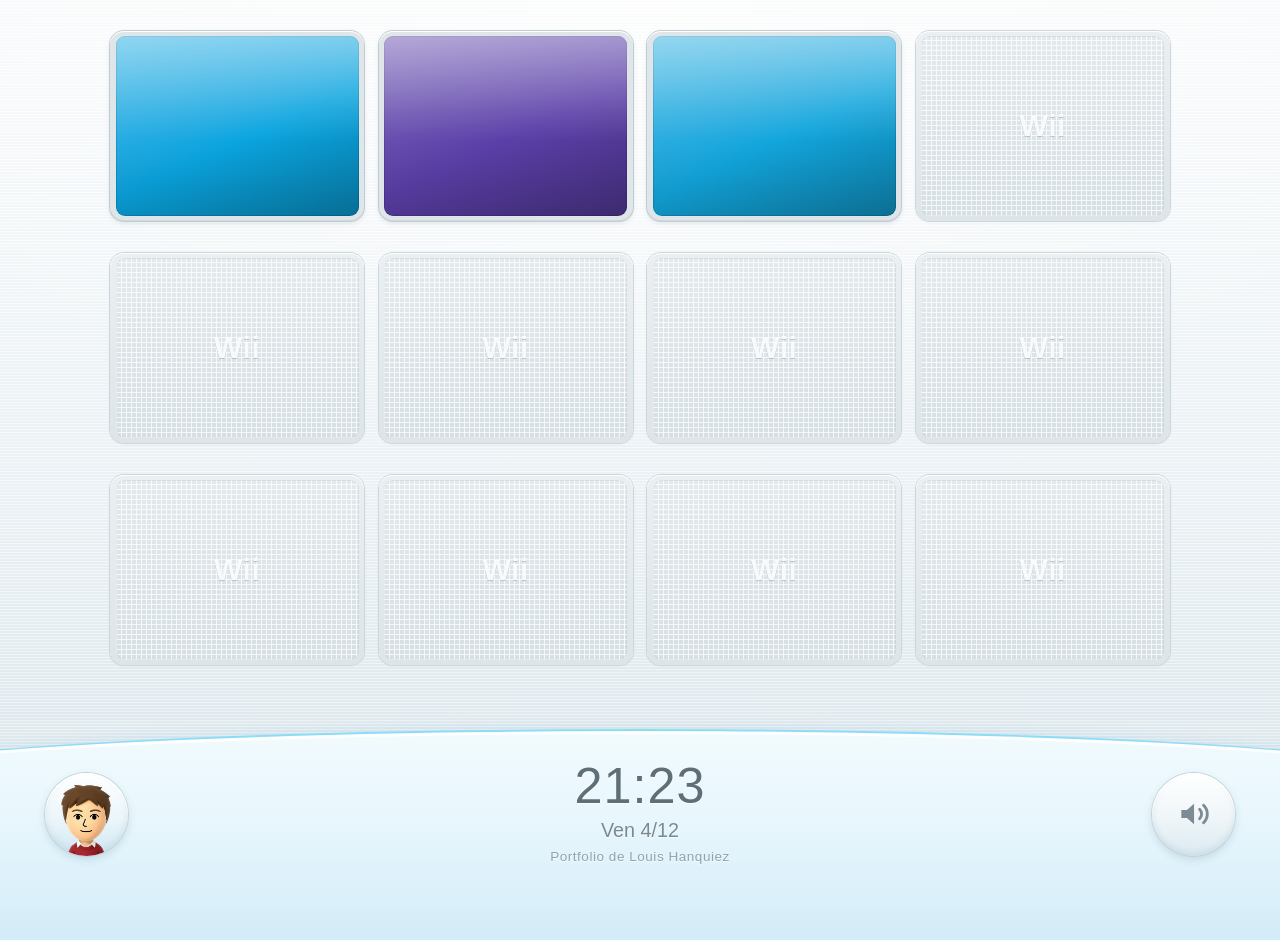
<file: index.html>
<!DOCTYPE html>
<html lang="fr">
<head>
<meta charset="utf-8">
<meta name="viewport" content="width=device-width, initial-scale=1, viewport-fit=cover">
<title>Louis Hanquiez — Portfolio de projets</title>
<meta name="description" content="Le portfolio de Louis Hanquiez, présenté comme un menu de Wii : chaque chaîne mène à l'un de mes projets.">
<link rel="canonical" href="https://louishanquiez.fr/">
<meta name="author" content="Louis Hanquiez">
<meta name="robots" content="index, follow">
<meta name="theme-color" content="#23b6ee">

<!-- Aperçu lors d'un partage (LinkedIn, Discord, messageries…) -->
<meta property="og:type" content="website">
<meta property="og:site_name" content="Louis Hanquiez">
<meta property="og:locale" content="fr_FR">
<meta property="og:url" content="https://louishanquiez.fr/">
<meta property="og:title" content="Louis Hanquiez — Portfolio de projets">
<meta property="og:description" content="Mes projets présentés comme les chaînes d'un menu de Wii.">
<meta property="og:image" content="https://louishanquiez.fr/assets/og-cover.png">
<meta property="og:image:width" content="1200">
<meta property="og:image:height" content="630">
<meta property="og:image:alt" content="Menu Wii du portfolio de Louis Hanquiez">
<meta name="twitter:card" content="summary_large_image">
<meta name="twitter:title" content="Louis Hanquiez — Portfolio de projets">
<meta name="twitter:description" content="Mes projets présentés comme les chaînes d'un menu de Wii.">
<meta name="twitter:image" content="https://louishanquiez.fr/assets/og-cover.png">

<link rel="icon" href="data:image/svg+xml,<svg xmlns='http://www.w3.org/2000/svg' viewBox='0 0 32 32'><rect width='32' height='32' rx='7' fill='%23eef2f4'/><rect x='6' y='8' width='8' height='6' rx='2' fill='%2300a8e8'/><rect x='18' y='8' width='8' height='6' rx='2' fill='%23c6d2d8'/><rect x='6' y='18' width='8' height='6' rx='2' fill='%23c6d2d8'/><rect x='18' y='18' width='8' height='6' rx='2' fill='%23c6d2d8'/></svg>">
<link rel="apple-touch-icon" href="assets/avatar.png">
<!-- Chemin relatif et non /kit/kit.css : le menu doit rester ouvrable
     par double-clic sur index.html, sans serveur. -->
<link rel="stylesheet" href="kit/kit.css">
<link rel="stylesheet" href="css/style.css">

<script type="application/ld+json">
{
  "@context": "https://schema.org",
  "@graph": [
    {
      "@type": "WebSite",
      "@id": "https://louishanquiez.fr/#site",
      "url": "https://louishanquiez.fr/",
      "name": "Louis Hanquiez — Portfolio de projets",
      "inLanguage": "fr-FR",
      "publisher": { "@id": "https://louishanquiez.fr/#louis" }
    },
    {
      "@type": "Person",
      "@id": "https://louishanquiez.fr/#louis",
      "name": "Louis Hanquiez",
      "url": "https://louishanquiez.fr/",
      "image": "https://louishanquiez.fr/assets/avatar.png",
      "sameAs": ["https://github.com/Louis62240"]
    }
  ]
}
</script>
</head>
<body>

<div class="screen">

  <!-- ======== Zone haute : grille des chaînes ======== -->
  <main class="stage" role="main">

    <!-- Le titre de la page est purement graphique : on en donne une
         version textuelle aux lecteurs d'écran et aux moteurs. -->
    <h1 class="k-sr-only">Louis Hanquiez — portfolio de projets</h1>

    <noscript>
      <p class="noscript-note">
        Ce menu a besoin de JavaScript pour afficher les chaînes.
        Mes projets restent consultables depuis
        <a href="https://github.com/Louis62240">mon GitHub</a>.
      </p>
    </noscript>

    <div class="stage-inner">

      <button class="pager pager--prev" type="button" aria-label="Page précédente" disabled>
        <svg viewBox="0 0 24 40" aria-hidden="true"><path d="M17 3 5 20l12 17" fill="none" stroke="currentColor" stroke-width="6" stroke-linecap="round" stroke-linejoin="round"/></svg>
      </button>

      <div class="grid-wrap">
        <ul class="grid" id="grid" aria-label="Mes projets"></ul>
      </div>

      <button class="pager pager--next" type="button" aria-label="Page suivante">
        <svg viewBox="0 0 24 40" aria-hidden="true"><path d="M7 3l12 17L7 37" fill="none" stroke="currentColor" stroke-width="6" stroke-linecap="round" stroke-linejoin="round"/></svg>
      </button>
    </div>

    <div class="dots" id="dots" aria-hidden="true"></div>
  </main>

  <!-- ======== Barre basse ======== -->
  <footer class="dock">
    <div class="dock-curve"></div>

    <div class="dock-content">
      <button class="round-btn round-btn--left round-btn--mii" type="button" id="btnHome" aria-label="Accueil">
        <img class="mii" src="assets/avatar.png" width="500" height="500" alt="" decoding="async">
      </button>

      <div class="clock">
        <div class="clock-time" id="clockTime">--:--</div>
        <div class="clock-date" id="clockDate">&nbsp;</div>
        <div class="clock-owner">Portfolio de Louis Hanquiez</div>
      </div>

      <button class="round-btn round-btn--right" type="button" id="btnSound" aria-label="Couper le son" aria-pressed="false">
        <svg class="ico-sound-on" viewBox="0 0 24 24" aria-hidden="true">
          <path d="M4 9.5h3.5L12 5.5v13L7.5 14.5H4z" fill="currentColor"/>
          <path d="M15.5 9a4.2 4.2 0 0 1 0 6M18 6.5a7.6 7.6 0 0 1 0 11" fill="none" stroke="currentColor" stroke-width="1.8" stroke-linecap="round"/>
        </svg>
        <svg class="ico-sound-off" viewBox="0 0 24 24" aria-hidden="true">
          <path d="M4 9.5h3.5L12 5.5v13L7.5 14.5H4z" fill="currentColor"/>
          <path d="M16 9.5l5 5M21 9.5l-5 5" fill="none" stroke="currentColor" stroke-width="2" stroke-linecap="round"/>
        </svg>
      </button>
    </div>
  </footer>

  <!-- ======== Écran de présentation d'une chaîne ======== -->
  <div class="channel-screen" id="channelScreen" role="dialog" aria-modal="true"
       aria-labelledby="csTitle" hidden>
    <div class="cs-panel">

      <div class="cs-content">
        <div class="cs-art" id="csArt"></div>

        <div class="cs-text">
          <h2 class="cs-title" id="csTitle"></h2>
          <p class="cs-subtitle" id="csSubtitle"></p>
          <ul class="cs-tech" id="csTech" aria-label="Technologies"></ul>
          <div class="cs-desc" id="csDesc"></div>
          <div class="cs-shots" id="csShots"></div>
        </div>
      </div>

      <div class="cs-dock">
        <button class="cs-btn cs-btn--back" id="csBack" type="button">Retour</button>
        <a class="cs-btn cs-btn--repo" id="csRepo" target="_blank" rel="noopener" hidden>Code source</a>
        <button class="cs-btn cs-btn--go" id="csGo" type="button">Démarrer</button>
      </div>

    </div>
  </div>

  <!-- Transition d'ouverture d'une chaîne -->
  <div class="zoom-layer" id="zoomLayer" aria-hidden="true"></div>
  <div class="flash" id="flash" aria-hidden="true"></div>
</div>

<script src="js/projects.js"></script>
<script src="js/app.js"></script>
</body>
</html>
</file>
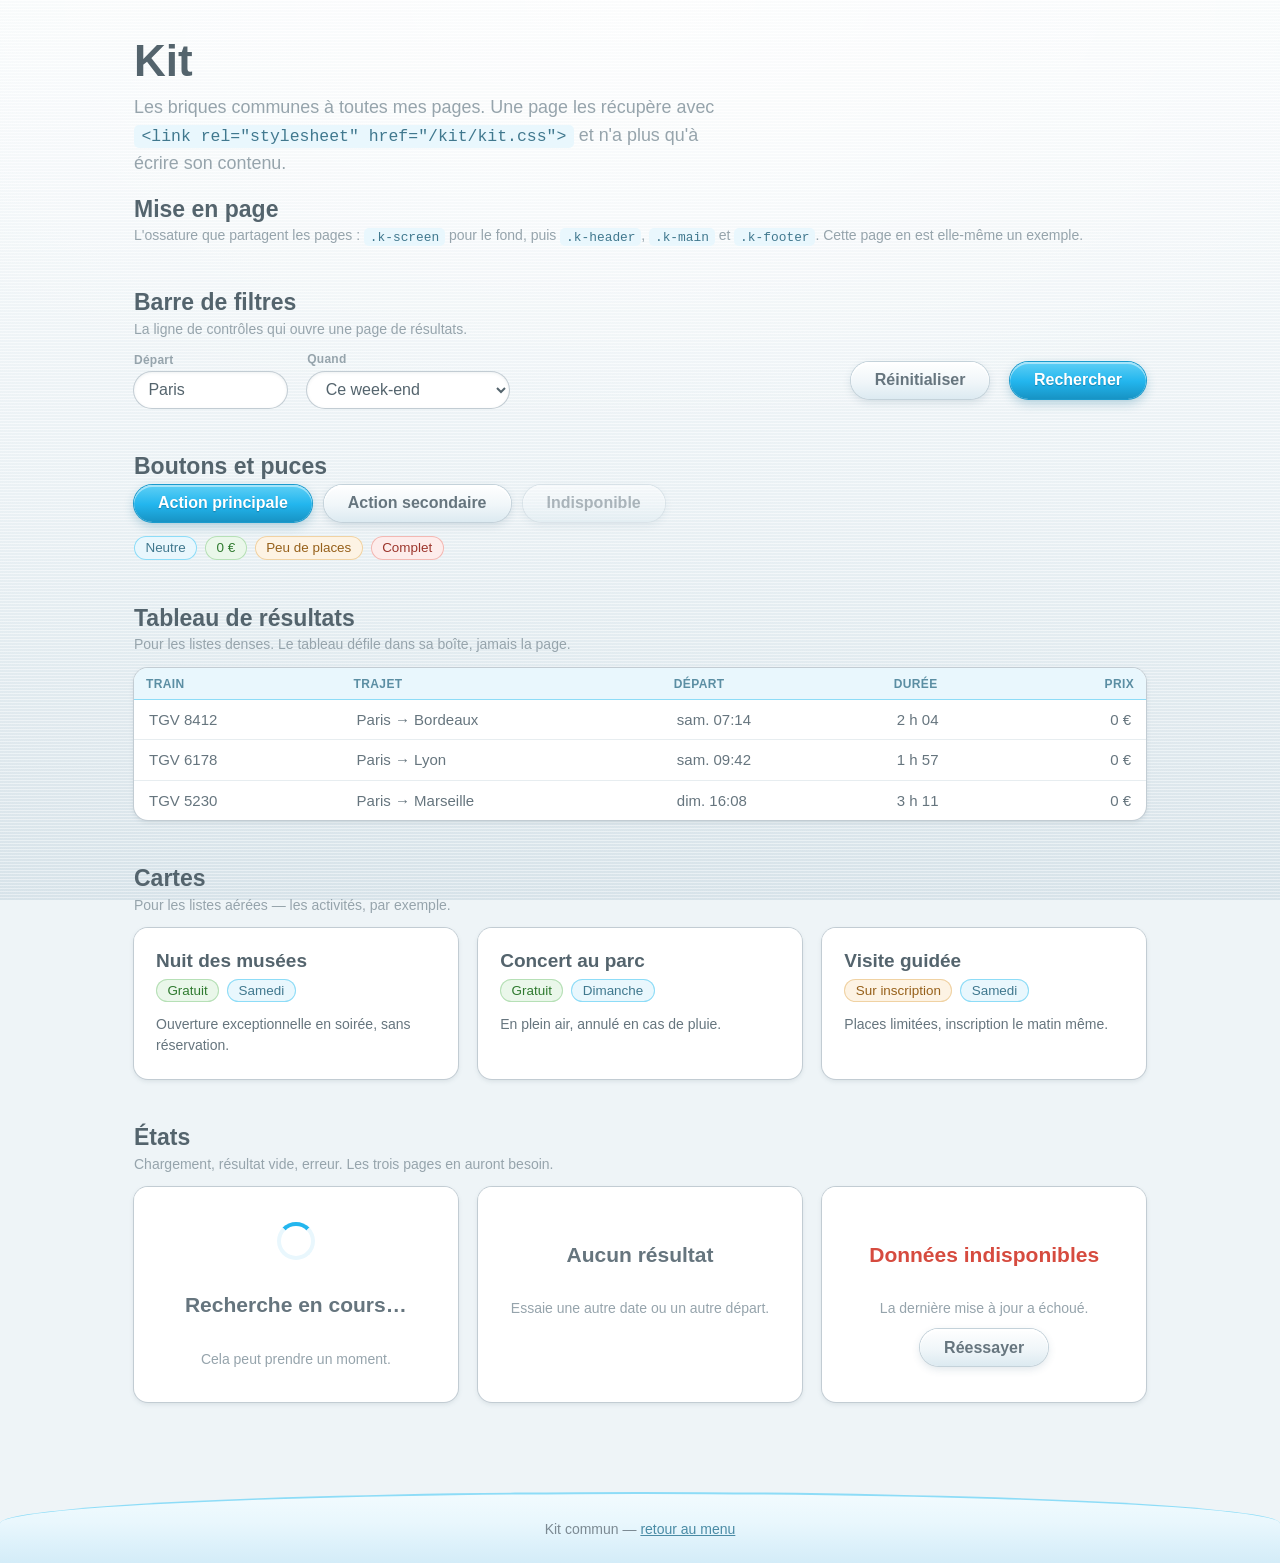
<file: kit/index.html>
<!DOCTYPE html>
<html lang="fr">
<head>
<meta charset="utf-8">
<meta name="viewport" content="width=device-width, initial-scale=1, viewport-fit=cover">
<title>Kit — composants partagés</title>
<meta name="description" content="Catalogue des composants communs aux pages de louishanquiez.fr.">
<meta name="robots" content="noindex">
<link rel="stylesheet" href="/kit/kit.css">
<style>
  /* Propre à cette page de catalogue, ne fait pas partie du kit. */
  .demo-section{ margin-bottom: clamp(30px, 5vh, 56px); }
  .demo-section > h2{
    margin: 0 0 .2em;
    font-size: clamp(17px, 2vw, 23px);
    color: var(--k-ink-strong);
  }
  .demo-note{
    margin: 0 0 1.1em;
    font-size: 14px;
    color: var(--k-ink-soft);
  }
  .demo-row{ display: flex; flex-wrap: wrap; gap: 12px; align-items: center; }
  code{
    font-family: ui-monospace, "SFMono-Regular", Menlo, Consolas, monospace;
    font-size: .92em;
    padding: .12em .45em;
    border-radius: 5px;
    background: var(--k-blue-pale);
    color: #40788e;
  }
</style>
</head>
<body>

<div class="k-screen">

  <header class="k-header">
    <h1 class="k-title">Kit</h1>
    <p class="k-lede">
      Les briques communes à toutes mes pages. Une page les récupère avec
      <code>&lt;link rel="stylesheet" href="/kit/kit.css"&gt;</code> et n'a plus
      qu'à écrire son contenu.
    </p>
  </header>

  <main class="k-main">

    <section class="demo-section">
      <h2>Mise en page</h2>
      <p class="demo-note">
        L'ossature que partagent les pages : <code>.k-screen</code> pour le fond,
        puis <code>.k-header</code>, <code>.k-main</code> et <code>.k-footer</code>.
        Cette page en est elle-même un exemple.
      </p>
    </section>

    <section class="demo-section">
      <h2>Barre de filtres</h2>
      <p class="demo-note">La ligne de contrôles qui ouvre une page de résultats.</p>

      <div class="k-bar">
        <label class="k-field">
          <span class="k-label">Départ</span>
          <input class="k-input" type="text" value="Paris" size="12">
        </label>

        <label class="k-field">
          <span class="k-label">Quand</span>
          <select class="k-select">
            <option>Ce week-end</option>
            <option>Les 7 prochains jours</option>
            <option>Ce mois-ci</option>
          </select>
        </label>

        <span class="k-bar__spacer"></span>
        <button class="k-btn" type="button">Réinitialiser</button>
        <button class="k-btn k-btn--primary" type="button">Rechercher</button>
      </div>
    </section>

    <section class="demo-section">
      <h2>Boutons et puces</h2>
      <div class="demo-row" style="margin-bottom:14px">
        <button class="k-btn k-btn--primary" type="button">Action principale</button>
        <button class="k-btn" type="button">Action secondaire</button>
        <button class="k-btn" type="button" disabled>Indisponible</button>
      </div>
      <ul class="k-chips">
        <li class="k-chip">Neutre</li>
        <li class="k-chip k-chip--good">0 €</li>
        <li class="k-chip k-chip--warn">Peu de places</li>
        <li class="k-chip k-chip--bad">Complet</li>
      </ul>
    </section>

    <section class="demo-section">
      <h2>Tableau de résultats</h2>
      <p class="demo-note">
        Pour les listes denses. Le tableau défile dans sa boîte, jamais la page.
      </p>

      <div class="k-table-wrap">
        <table class="k-table">
          <thead>
            <tr>
              <th scope="col">Train</th>
              <th scope="col">Trajet</th>
              <th scope="col">Départ</th>
              <th scope="col">Durée</th>
              <th scope="col" class="k-table__num">Prix</th>
            </tr>
          </thead>
          <tbody>
            <tr>
              <td>TGV 8412</td>
              <td>Paris → Bordeaux</td>
              <td>sam. 07:14</td>
              <td>2 h 04</td>
              <td class="k-table__num">0 €</td>
            </tr>
            <tr>
              <td>TGV 6178</td>
              <td>Paris → Lyon</td>
              <td>sam. 09:42</td>
              <td>1 h 57</td>
              <td class="k-table__num">0 €</td>
            </tr>
            <tr>
              <td>TGV 5230</td>
              <td>Paris → Marseille</td>
              <td>dim. 16:08</td>
              <td>3 h 11</td>
              <td class="k-table__num">0 €</td>
            </tr>
          </tbody>
        </table>
      </div>
    </section>

    <section class="demo-section">
      <h2>Cartes</h2>
      <p class="demo-note">Pour les listes aérées — les activités, par exemple.</p>

      <div class="k-grid">
        <article class="k-card">
          <h3 class="k-card__title">Nuit des musées</h3>
          <ul class="k-chips" style="margin-bottom:.7em">
            <li class="k-chip k-chip--good">Gratuit</li>
            <li class="k-chip">Samedi</li>
          </ul>
          <p style="margin:0;font-size:14px;line-height:1.55">
            Ouverture exceptionnelle en soirée, sans réservation.
          </p>
        </article>

        <article class="k-card">
          <h3 class="k-card__title">Concert au parc</h3>
          <ul class="k-chips" style="margin-bottom:.7em">
            <li class="k-chip k-chip--good">Gratuit</li>
            <li class="k-chip">Dimanche</li>
          </ul>
          <p style="margin:0;font-size:14px;line-height:1.55">
            En plein air, annulé en cas de pluie.
          </p>
        </article>

        <article class="k-card">
          <h3 class="k-card__title">Visite guidée</h3>
          <ul class="k-chips" style="margin-bottom:.7em">
            <li class="k-chip k-chip--warn">Sur inscription</li>
            <li class="k-chip">Samedi</li>
          </ul>
          <p style="margin:0;font-size:14px;line-height:1.55">
            Places limitées, inscription le matin même.
          </p>
        </article>
      </div>
    </section>

    <section class="demo-section">
      <h2>États</h2>
      <p class="demo-note">
        Chargement, résultat vide, erreur. Les trois pages en auront besoin.
      </p>

      <div class="k-grid">
        <div class="k-card">
          <div class="k-state">
            <div class="k-spinner"></div>
            <p class="k-state__title">Recherche en cours…</p>
            <p style="margin:0;font-size:14px">Cela peut prendre un moment.</p>
          </div>
        </div>

        <div class="k-card">
          <div class="k-state">
            <p class="k-state__title">Aucun résultat</p>
            <p style="margin:0;font-size:14px">Essaie une autre date ou un autre départ.</p>
          </div>
        </div>

        <div class="k-card">
          <div class="k-state k-state--error">
            <p class="k-state__title">Données indisponibles</p>
            <p style="margin:0;font-size:14px">La dernière mise à jour a échoué.</p>
            <button class="k-btn" type="button">Réessayer</button>
          </div>
        </div>
      </div>
    </section>

  </main>

  <footer class="k-footer">
    Kit commun — <a href="/">retour au menu</a>
  </footer>

</div>

</body>
</html>
</file>
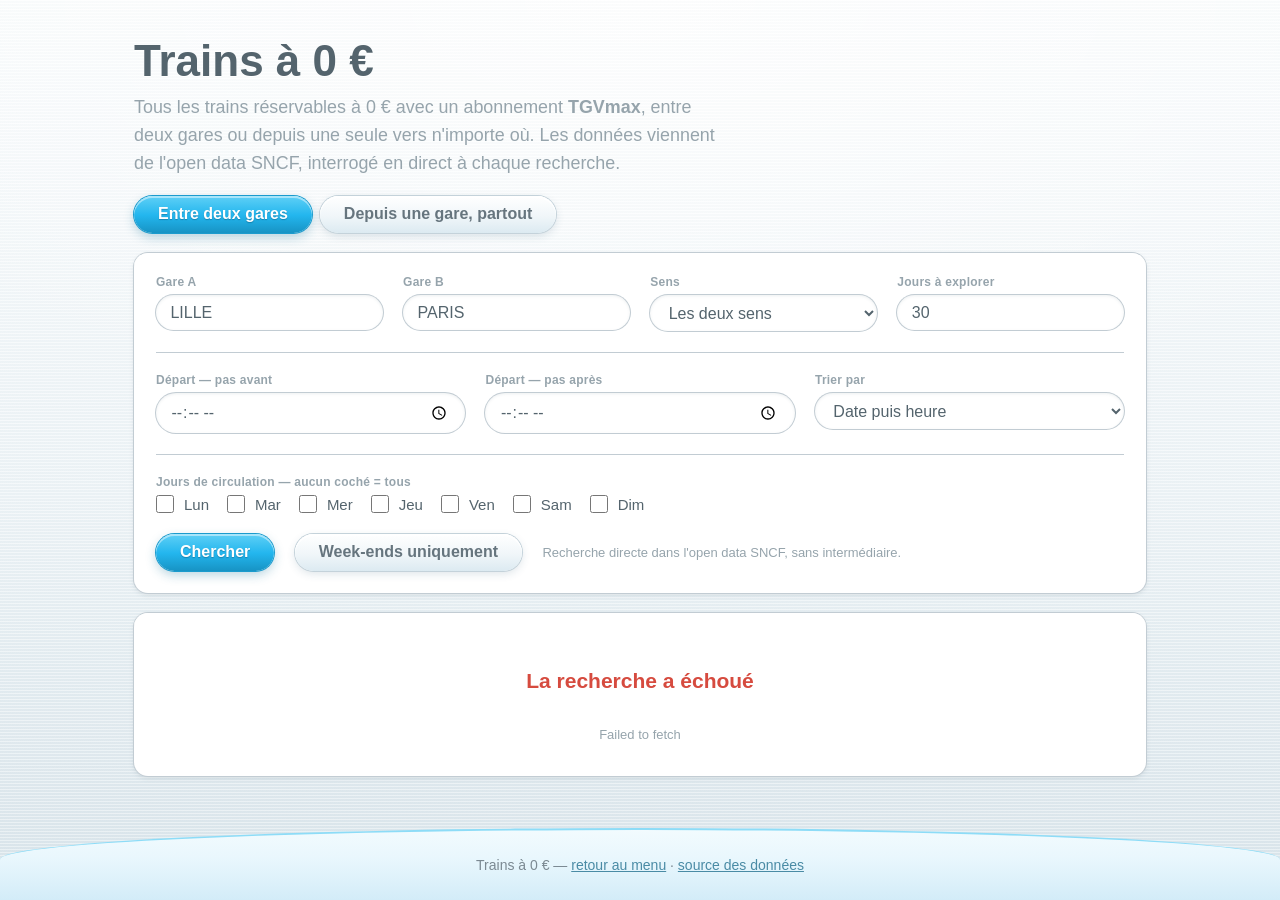
<file: trains/index.html>
<!DOCTYPE html>
<html lang="fr">
<head>
<meta charset="utf-8">
<meta name="viewport" content="width=device-width, initial-scale=1, viewport-fit=cover">
<title>Trains à 0 € — TGVmax</title>
<meta name="description" content="Tous les trains à 0 € avec TGVmax, entre deux gares, sur les jours à venir.">
<meta name="theme-color" content="#23b6ee">
<link rel="canonical" href="https://louishanquiez.fr/trains/">

<meta property="og:type" content="website">
<meta property="og:site_name" content="Louis Hanquiez">
<meta property="og:locale" content="fr_FR">
<meta property="og:url" content="https://louishanquiez.fr/trains/">
<meta property="og:title" content="Trains à 0 € — TGVmax">
<meta property="og:description" content="Tous les trains à 0 € avec TGVmax, entre deux gares, sur les jours à venir.">
<meta property="og:image" content="https://louishanquiez.fr/assets/og-cover.png">

<link rel="icon" href="data:image/svg+xml,<svg xmlns='http://www.w3.org/2000/svg' viewBox='0 0 32 32'><rect width='32' height='32' rx='7' fill='%23eef2f4'/><circle cx='16' cy='16' r='8' fill='%2300a8e8'/></svg>">
<link rel="stylesheet" href="/kit/kit.css">
<style>
  /* Le strict nécessaire : tout le reste vient du kit. */
  .t-grid{
    display: grid;
    grid-template-columns: repeat(auto-fit, minmax(170px, 1fr));
    gap: var(--k-gap);
  }
  .t-grid .k-field{ display: flex; }
  .t-grid .k-input, .t-grid .k-select{ width: 100%; }

  .t-legend{
    display: block;
    margin-bottom: .5em;
    font-size: 12px;
    font-weight: 700;
    letter-spacing: .02em;
    color: var(--k-ink-soft);
  }
  .t-checks{ display: flex; flex-wrap: wrap; gap: 10px 18px; }

  .t-section{ margin-bottom: var(--k-gap); }

  /* `:not(:first-child)` plutôt que `+` : un élément invisible glissé
     entre deux sections (le <datalist> des gares, par exemple) romprait
     l'adjacence et supprimerait silencieusement le filet. */
  .t-section:not(:first-child){
    margin-top: var(--k-gap);
    padding-top: var(--k-gap);
    border-top: 1px solid var(--k-frame-edge);
  }

  .t-h2{
    margin: clamp(24px,4vh,38px) 0 clamp(10px,2vh,16px);
    font-size: clamp(17px,2vw,23px);
    font-weight: 700;
    color: var(--k-ink-strong);
  }
  .t-h2 small{ font-weight: 400; color: var(--k-ink-soft); }

  .t-note{ margin: 0; font-size: 13px; color: var(--k-ink-soft); }
  .t-time{ font-variant-numeric: tabular-nums; }
  .t-train{ color: var(--k-ink-soft); font-variant-numeric: tabular-nums; }
  .k-table td.t-trajet{ white-space: normal; font-weight: 700; min-width: 16ch; }
  .t-jour{ font-weight: 700; }
  .t-we{ color: #2f7a2f; }

  .t-row-click{ cursor: pointer; }
  .t-row-click:focus-visible{ outline: 2px solid var(--k-blue); outline-offset: -2px; }

  /* Bascule entre les deux modes de recherche : deux boutons qui
     jouent le rôle d'onglets, sans composant dédié dans le kit. */
  .t-modes{ display: flex; gap: 8px; margin-bottom: var(--k-gap); }
  .t-mode-anywhere{ display: none; }
  #form.t-mode--anywhere .t-mode-pair{ display: none; }
  #form.t-mode--anywhere .t-section.t-mode-anywhere{ display: grid; }
  #form.t-mode--anywhere p.t-mode-anywhere{ display: block; }
</style>
</head>
<body>

<div class="k-screen">

  <header class="k-header">
    <h1 class="k-title">Trains à 0 €</h1>
    <p class="k-lede">
      Tous les trains réservables à 0 € avec un abonnement <strong>TGVmax</strong>,
      entre deux gares ou depuis une seule vers n'importe où. Les données
      viennent de l'open data SNCF, interrogé en direct à chaque recherche.
    </p>
  </header>

  <main class="k-main">

    <div class="t-modes" role="tablist">
      <button class="k-btn k-btn--primary" type="button" id="modePair" role="tab" aria-selected="true">Entre deux gares</button>
      <button class="k-btn" type="button" id="modeAnywhere" role="tab" aria-selected="false">Depuis une gare, partout</button>
    </div>

    <form class="k-card" id="form">

      <div class="t-section t-grid t-mode-pair">
        <label class="k-field">
          <span class="k-label">Gare A</span>
          <input class="k-input" id="gareA" list="gares" value="LILLE" autocomplete="off">
        </label>
        <label class="k-field">
          <span class="k-label">Gare B</span>
          <input class="k-input" id="gareB" list="gares" value="PARIS" autocomplete="off">
        </label>
        <label class="k-field">
          <span class="k-label">Sens</span>
          <select class="k-select" id="sens">
            <option value="both">Les deux sens</option>
            <option value="ab">A → B seulement</option>
            <option value="ba">B → A seulement</option>
          </select>
        </label>
        <label class="k-field">
          <span class="k-label">Jours à explorer</span>
          <input class="k-input" type="number" id="jours" value="30" min="1" max="30">
        </label>
      </div>

      <div class="t-section t-grid t-mode-anywhere">
        <label class="k-field">
          <span class="k-label">Gare de départ</span>
          <input class="k-input" id="garePartout" list="gares" value="PARIS" autocomplete="off">
        </label>
        <label class="k-field">
          <span class="k-label">Jours à explorer</span>
          <input class="k-input" type="number" id="joursPartout" value="14" min="1" max="30">
        </label>
        <label class="k-check" style="align-self: end;">
          <input type="checkbox" id="weekendPartout" checked>
          Idéal week-end (départ ven/sam, retour dim/lun)
        </label>
        <label class="k-check" style="align-self: end;">
          <input type="checkbox" id="masquerSansRetour" checked>
          Masquer les destinations sans retour
        </label>
      </div>

      <div class="t-section t-grid t-mode-pair">
        <label class="k-field">
          <span class="k-label">Départ — pas avant</span>
          <input class="k-input" type="time" id="heureMin">
        </label>
        <label class="k-field">
          <span class="k-label">Départ — pas après</span>
          <input class="k-input" type="time" id="heureMax">
        </label>
        <label class="k-field">
          <span class="k-label">Trier par</span>
          <select class="k-select" id="tri">
            <option value="date">Date puis heure</option>
            <option value="heure">Heure de départ</option>
            <option value="duree">Durée du trajet</option>
            <option value="trajet">Trajet (A→Z)</option>
          </select>
        </label>
      </div>

      <div class="t-section t-mode-pair">
        <span class="t-legend">Jours de circulation — aucun coché = tous</span>
        <div class="t-checks" id="jourscoches"></div>
      </div>

      <div class="k-bar" style="margin-bottom:0">
        <button class="k-btn k-btn--primary" type="submit" id="btn">Chercher</button>
        <button class="k-btn t-mode-pair" type="button" id="btnWe">Week-ends uniquement</button>
        <p class="t-note t-mode-pair">Recherche directe dans l'open data SNCF, sans intermédiaire.</p>
        <p class="t-note t-mode-anywhere">Classé par destination, du plus proche au plus lointain dans le temps.</p>
      </div>

      <!-- Invisible : sa place dans le document n'a aucune importance, on
           l'écarte du flux des sections pour ne pas gêner leur espacement. -->
      <datalist id="gares"></datalist>

    </form>

    <div id="zone"></div>

  </main>

  <footer class="k-footer">
    Trains à 0 € — <a href="/">retour au menu</a> ·
    <a href="https://ressources.data.sncf.com/explore/dataset/tgvmax/" target="_blank" rel="noopener">source des données</a>
  </footer>

</div>

<script src="app.js"></script>
</body>
</html>
</file>
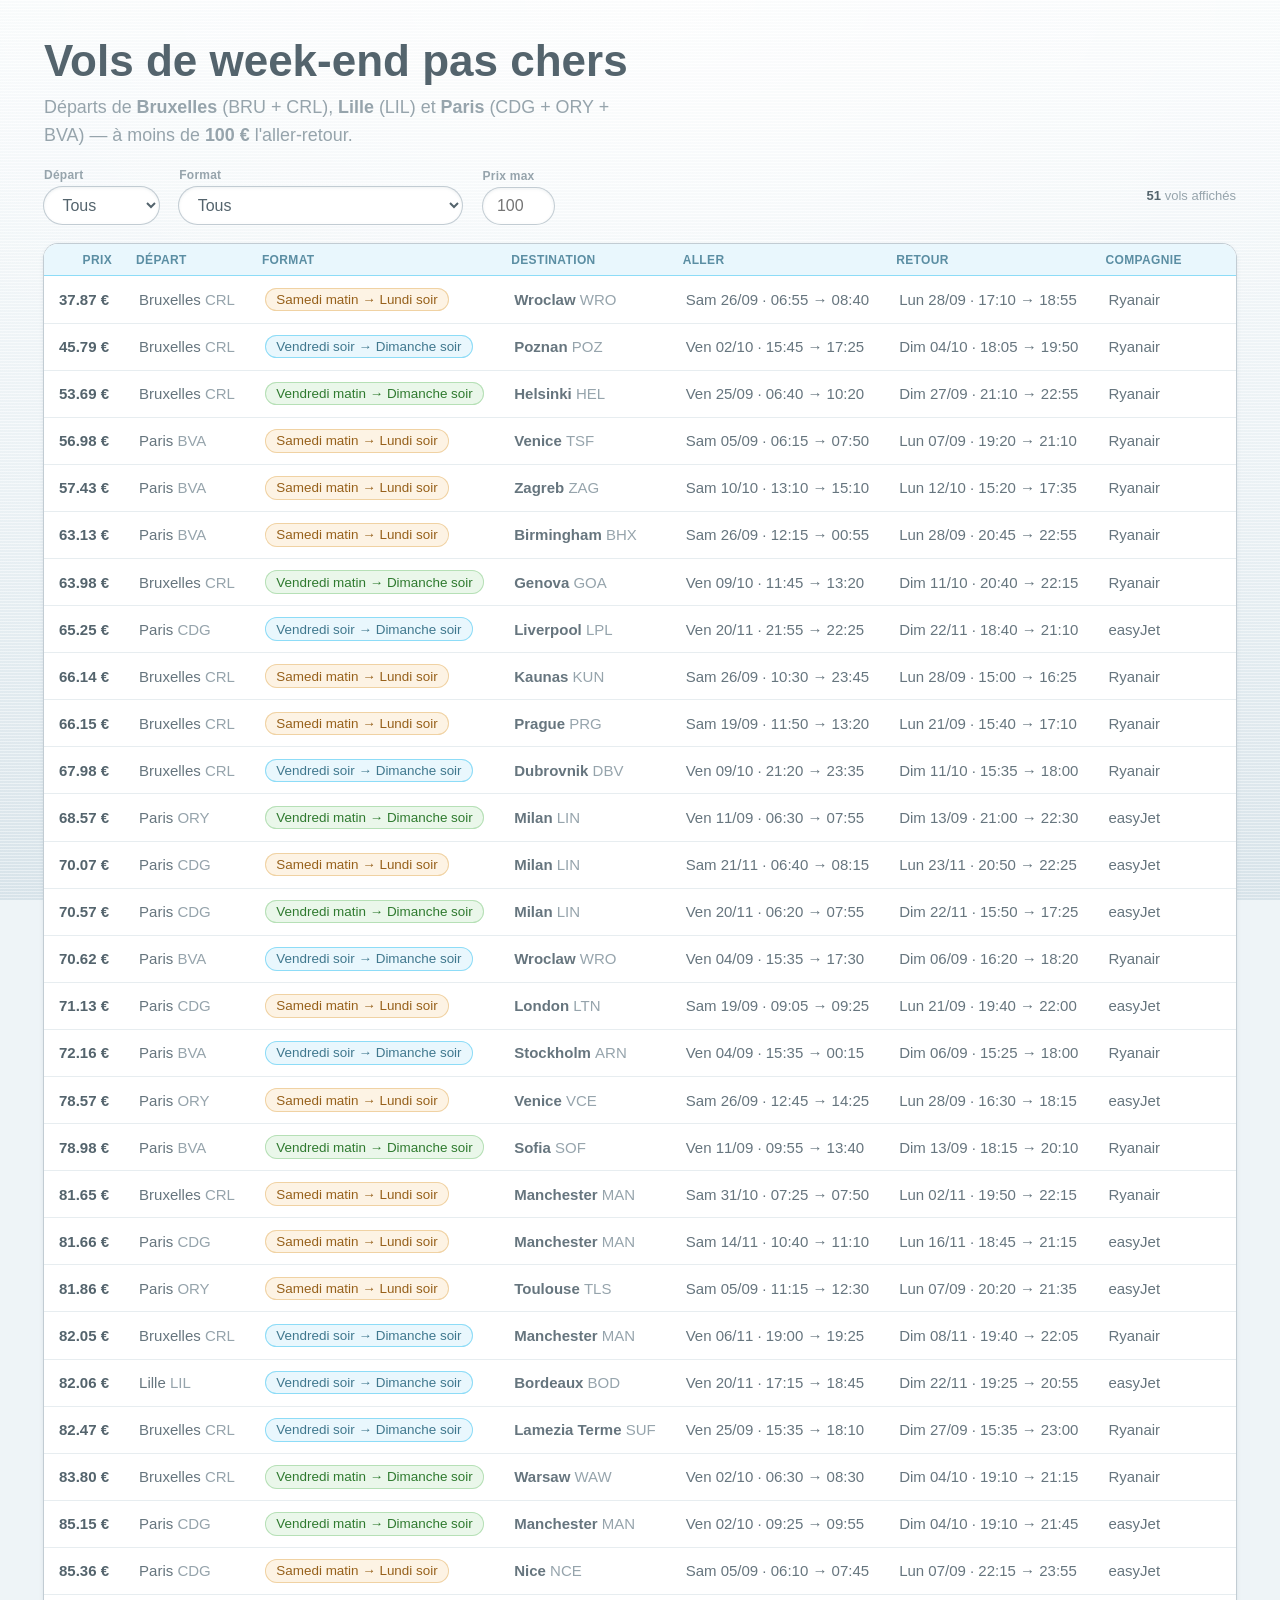
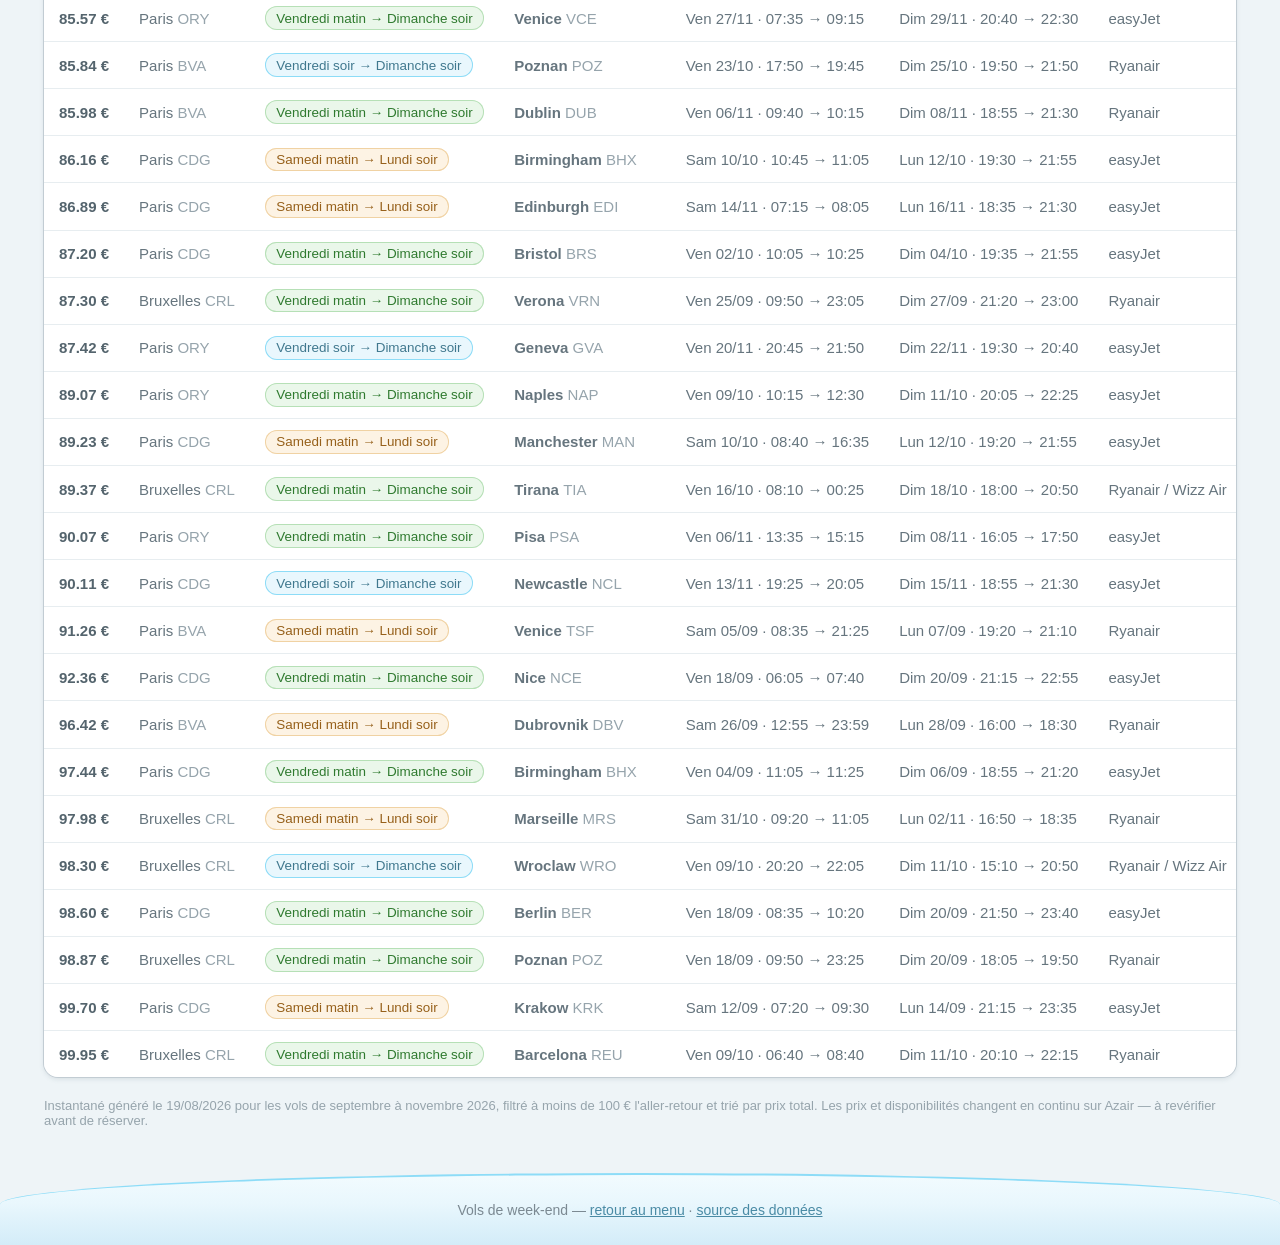
<file: weekends/index.html>
<!DOCTYPE html>
<html lang="fr">
<head>
<meta charset="utf-8">
<meta name="viewport" content="width=device-width, initial-scale=1, viewport-fit=cover">
<title>Vols de week-end pas chers</title>
<meta name="description" content="Vols de week-end à moins de 100 € au départ de Bruxelles, Lille et Paris : vendredi matin ou soir vers dimanche soir, samedi matin vers lundi soir.">
<meta name="theme-color" content="#23b6ee">
<link rel="canonical" href="https://louishanquiez.fr/weekends/">

<meta property="og:type" content="website">
<meta property="og:site_name" content="Louis Hanquiez">
<meta property="og:locale" content="fr_FR">
<meta property="og:url" content="https://louishanquiez.fr/weekends/">
<meta property="og:title" content="Vols de week-end pas chers">
<meta property="og:description" content="Vols de week-end à moins de 100 € au départ de Bruxelles, Lille et Paris, triés par prix.">
<meta property="og:image" content="https://louishanquiez.fr/assets/og-cover.png">

<link rel="icon" href="data:image/svg+xml,<svg xmlns='http://www.w3.org/2000/svg' viewBox='0 0 32 32'><rect width='32' height='32' rx='7' fill='%23eef2f4'/><circle cx='16' cy='16' r='8' fill='%2300a8e8'/></svg>">
<link rel="stylesheet" href="/kit/kit.css">
<style>
  /* Le strict nécessaire : tout le reste vient du kit. */
  .w-bar{
    display: flex;
    flex-wrap: wrap;
    align-items: flex-end;
    gap: var(--k-gap);
    margin-bottom: var(--k-gap);
  }
  .w-count{
    margin-left: auto;
    align-self: center;
    font-size: 13px;
    color: var(--k-ink-soft);
    white-space: nowrap;
  }
  .w-count strong{ color: var(--k-ink-strong); }

  .w-price{ font-weight: 700; color: var(--k-ink-strong); }
  .w-code{ color: var(--k-ink-soft); font-weight: 400; }
  .w-dest{ font-weight: 700; }

  .k-chip.w-chip--fri-morning{ color: #2f7a2f; background: #eaf7ea; box-shadow: inset 0 0 0 1px #b6e0b6; }
  .k-chip.w-chip--fri-evening{ color: #40788e; background: var(--k-blue-pale); box-shadow: inset 0 0 0 1px var(--k-blue-soft); }
  .k-chip.w-chip--sat-morning{ color: #96601a; background: #fdf3e4; box-shadow: inset 0 0 0 1px #f0d2a3; }

  .w-note{ margin: 0; font-size: 13px; color: var(--k-ink-soft); }

  tr.w-hidden{ display: none; }

  /* Cette page a besoin de plus de largeur que le kit n'en donne par
     défaut : le tableau a beaucoup de colonnes. */
  .k-header,
  .k-main{ max-width: 1400px; }
</style>
</head>
<body>

<div class="k-screen">

  <header class="k-header">
    <h1 class="k-title">Vols de week-end pas chers</h1>
    <p class="k-lede">
      Départs de <strong>Bruxelles</strong> (BRU + CRL), <strong>Lille</strong> (LIL) et
      <strong>Paris</strong> (CDG + ORY + BVA) — à moins de <strong>100&nbsp;€</strong>
      l'aller-retour.
    </p>
  </header>

  <main class="k-main">

    <div class="w-bar">
      <label class="k-field">
        <span class="k-label">Départ</span>
        <select class="k-select" id="filtreDepart">
          <option value="">Tous</option>
          <option value="Bruxelles">Bruxelles</option>
          <option value="Lille">Lille</option>
          <option value="Paris">Paris</option>
        </select>
      </label>
      <label class="k-field">
        <span class="k-label">Format</span>
        <select class="k-select" id="filtreFormat">
          <option value="">Tous</option>
          <option value="fri-morning">Vendredi matin → Dimanche soir</option>
          <option value="fri-evening">Vendredi soir → Dimanche soir</option>
          <option value="sat-morning">Samedi matin → Lundi soir</option>
        </select>
      </label>
      <label class="k-field">
        <span class="k-label">Prix max</span>
        <input class="k-input" type="number" id="filtrePrix" placeholder="100" min="0" max="100" style="width: 8ch;">
      </label>
      <span class="w-count"><strong id="compte">51</strong> vols affichés</span>
    </div>

    <div class="k-table-wrap">
      <table class="k-table" id="tableau">
        <thead>
          <tr>
            <th class="k-table__num">Prix</th>
            <th>Départ</th>
            <th>Format</th>
            <th>Destination</th>
            <th>Aller</th>
            <th>Retour</th>
            <th>Compagnie</th>
          </tr>
        </thead>
        <tbody id="corps">
      <tr data-depart="Bruxelles" data-format="sat-morning">
        <td class="k-table__num w-price">37.87&nbsp;€</td>
        <td>Bruxelles <span class="w-code">CRL</span></td>
        <td><span class="k-chip w-chip--sat-morning">Samedi matin → Lundi soir</span></td>
        <td class="w-dest">Wroclaw <span class="w-code">WRO</span></td>
        <td>Sam 26/09 · 06:55 → 08:40</td>
        <td>Lun 28/09 · 17:10 → 18:55</td>
        <td>Ryanair</td>
      </tr>
      <tr data-depart="Bruxelles" data-format="fri-evening">
        <td class="k-table__num w-price">45.79&nbsp;€</td>
        <td>Bruxelles <span class="w-code">CRL</span></td>
        <td><span class="k-chip w-chip--fri-evening">Vendredi soir → Dimanche soir</span></td>
        <td class="w-dest">Poznan <span class="w-code">POZ</span></td>
        <td>Ven 02/10 · 15:45 → 17:25</td>
        <td>Dim 04/10 · 18:05 → 19:50</td>
        <td>Ryanair</td>
      </tr>
      <tr data-depart="Bruxelles" data-format="fri-morning">
        <td class="k-table__num w-price">53.69&nbsp;€</td>
        <td>Bruxelles <span class="w-code">CRL</span></td>
        <td><span class="k-chip w-chip--fri-morning">Vendredi matin → Dimanche soir</span></td>
        <td class="w-dest">Helsinki <span class="w-code">HEL</span></td>
        <td>Ven 25/09 · 06:40 → 10:20</td>
        <td>Dim 27/09 · 21:10 → 22:55</td>
        <td>Ryanair</td>
      </tr>
      <tr data-depart="Paris" data-format="sat-morning">
        <td class="k-table__num w-price">56.98&nbsp;€</td>
        <td>Paris <span class="w-code">BVA</span></td>
        <td><span class="k-chip w-chip--sat-morning">Samedi matin → Lundi soir</span></td>
        <td class="w-dest">Venice <span class="w-code">TSF</span></td>
        <td>Sam 05/09 · 06:15 → 07:50</td>
        <td>Lun 07/09 · 19:20 → 21:10</td>
        <td>Ryanair</td>
      </tr>
      <tr data-depart="Paris" data-format="sat-morning">
        <td class="k-table__num w-price">57.43&nbsp;€</td>
        <td>Paris <span class="w-code">BVA</span></td>
        <td><span class="k-chip w-chip--sat-morning">Samedi matin → Lundi soir</span></td>
        <td class="w-dest">Zagreb <span class="w-code">ZAG</span></td>
        <td>Sam 10/10 · 13:10 → 15:10</td>
        <td>Lun 12/10 · 15:20 → 17:35</td>
        <td>Ryanair</td>
      </tr>
      <tr data-depart="Paris" data-format="sat-morning">
        <td class="k-table__num w-price">63.13&nbsp;€</td>
        <td>Paris <span class="w-code">BVA</span></td>
        <td><span class="k-chip w-chip--sat-morning">Samedi matin → Lundi soir</span></td>
        <td class="w-dest">Birmingham <span class="w-code">BHX</span></td>
        <td>Sam 26/09 · 12:15 → 00:55</td>
        <td>Lun 28/09 · 20:45 → 22:55</td>
        <td>Ryanair</td>
      </tr>
      <tr data-depart="Bruxelles" data-format="fri-morning">
        <td class="k-table__num w-price">63.98&nbsp;€</td>
        <td>Bruxelles <span class="w-code">CRL</span></td>
        <td><span class="k-chip w-chip--fri-morning">Vendredi matin → Dimanche soir</span></td>
        <td class="w-dest">Genova <span class="w-code">GOA</span></td>
        <td>Ven 09/10 · 11:45 → 13:20</td>
        <td>Dim 11/10 · 20:40 → 22:15</td>
        <td>Ryanair</td>
      </tr>
      <tr data-depart="Paris" data-format="fri-evening">
        <td class="k-table__num w-price">65.25&nbsp;€</td>
        <td>Paris <span class="w-code">CDG</span></td>
        <td><span class="k-chip w-chip--fri-evening">Vendredi soir → Dimanche soir</span></td>
        <td class="w-dest">Liverpool <span class="w-code">LPL</span></td>
        <td>Ven 20/11 · 21:55 → 22:25</td>
        <td>Dim 22/11 · 18:40 → 21:10</td>
        <td>easyJet</td>
      </tr>
      <tr data-depart="Bruxelles" data-format="sat-morning">
        <td class="k-table__num w-price">66.14&nbsp;€</td>
        <td>Bruxelles <span class="w-code">CRL</span></td>
        <td><span class="k-chip w-chip--sat-morning">Samedi matin → Lundi soir</span></td>
        <td class="w-dest">Kaunas <span class="w-code">KUN</span></td>
        <td>Sam 26/09 · 10:30 → 23:45</td>
        <td>Lun 28/09 · 15:00 → 16:25</td>
        <td>Ryanair</td>
      </tr>
      <tr data-depart="Bruxelles" data-format="sat-morning">
        <td class="k-table__num w-price">66.15&nbsp;€</td>
        <td>Bruxelles <span class="w-code">CRL</span></td>
        <td><span class="k-chip w-chip--sat-morning">Samedi matin → Lundi soir</span></td>
        <td class="w-dest">Prague <span class="w-code">PRG</span></td>
        <td>Sam 19/09 · 11:50 → 13:20</td>
        <td>Lun 21/09 · 15:40 → 17:10</td>
        <td>Ryanair</td>
      </tr>
      <tr data-depart="Bruxelles" data-format="fri-evening">
        <td class="k-table__num w-price">67.98&nbsp;€</td>
        <td>Bruxelles <span class="w-code">CRL</span></td>
        <td><span class="k-chip w-chip--fri-evening">Vendredi soir → Dimanche soir</span></td>
        <td class="w-dest">Dubrovnik <span class="w-code">DBV</span></td>
        <td>Ven 09/10 · 21:20 → 23:35</td>
        <td>Dim 11/10 · 15:35 → 18:00</td>
        <td>Ryanair</td>
      </tr>
      <tr data-depart="Paris" data-format="fri-morning">
        <td class="k-table__num w-price">68.57&nbsp;€</td>
        <td>Paris <span class="w-code">ORY</span></td>
        <td><span class="k-chip w-chip--fri-morning">Vendredi matin → Dimanche soir</span></td>
        <td class="w-dest">Milan <span class="w-code">LIN</span></td>
        <td>Ven 11/09 · 06:30 → 07:55</td>
        <td>Dim 13/09 · 21:00 → 22:30</td>
        <td>easyJet</td>
      </tr>
      <tr data-depart="Paris" data-format="sat-morning">
        <td class="k-table__num w-price">70.07&nbsp;€</td>
        <td>Paris <span class="w-code">CDG</span></td>
        <td><span class="k-chip w-chip--sat-morning">Samedi matin → Lundi soir</span></td>
        <td class="w-dest">Milan <span class="w-code">LIN</span></td>
        <td>Sam 21/11 · 06:40 → 08:15</td>
        <td>Lun 23/11 · 20:50 → 22:25</td>
        <td>easyJet</td>
      </tr>
      <tr data-depart="Paris" data-format="fri-morning">
        <td class="k-table__num w-price">70.57&nbsp;€</td>
        <td>Paris <span class="w-code">CDG</span></td>
        <td><span class="k-chip w-chip--fri-morning">Vendredi matin → Dimanche soir</span></td>
        <td class="w-dest">Milan <span class="w-code">LIN</span></td>
        <td>Ven 20/11 · 06:20 → 07:55</td>
        <td>Dim 22/11 · 15:50 → 17:25</td>
        <td>easyJet</td>
      </tr>
      <tr data-depart="Paris" data-format="fri-evening">
        <td class="k-table__num w-price">70.62&nbsp;€</td>
        <td>Paris <span class="w-code">BVA</span></td>
        <td><span class="k-chip w-chip--fri-evening">Vendredi soir → Dimanche soir</span></td>
        <td class="w-dest">Wroclaw <span class="w-code">WRO</span></td>
        <td>Ven 04/09 · 15:35 → 17:30</td>
        <td>Dim 06/09 · 16:20 → 18:20</td>
        <td>Ryanair</td>
      </tr>
      <tr data-depart="Paris" data-format="sat-morning">
        <td class="k-table__num w-price">71.13&nbsp;€</td>
        <td>Paris <span class="w-code">CDG</span></td>
        <td><span class="k-chip w-chip--sat-morning">Samedi matin → Lundi soir</span></td>
        <td class="w-dest">London <span class="w-code">LTN</span></td>
        <td>Sam 19/09 · 09:05 → 09:25</td>
        <td>Lun 21/09 · 19:40 → 22:00</td>
        <td>easyJet</td>
      </tr>
      <tr data-depart="Paris" data-format="fri-evening">
        <td class="k-table__num w-price">72.16&nbsp;€</td>
        <td>Paris <span class="w-code">BVA</span></td>
        <td><span class="k-chip w-chip--fri-evening">Vendredi soir → Dimanche soir</span></td>
        <td class="w-dest">Stockholm <span class="w-code">ARN</span></td>
        <td>Ven 04/09 · 15:35 → 00:15</td>
        <td>Dim 06/09 · 15:25 → 18:00</td>
        <td>Ryanair</td>
      </tr>
      <tr data-depart="Paris" data-format="sat-morning">
        <td class="k-table__num w-price">78.57&nbsp;€</td>
        <td>Paris <span class="w-code">ORY</span></td>
        <td><span class="k-chip w-chip--sat-morning">Samedi matin → Lundi soir</span></td>
        <td class="w-dest">Venice <span class="w-code">VCE</span></td>
        <td>Sam 26/09 · 12:45 → 14:25</td>
        <td>Lun 28/09 · 16:30 → 18:15</td>
        <td>easyJet</td>
      </tr>
      <tr data-depart="Paris" data-format="fri-morning">
        <td class="k-table__num w-price">78.98&nbsp;€</td>
        <td>Paris <span class="w-code">BVA</span></td>
        <td><span class="k-chip w-chip--fri-morning">Vendredi matin → Dimanche soir</span></td>
        <td class="w-dest">Sofia <span class="w-code">SOF</span></td>
        <td>Ven 11/09 · 09:55 → 13:40</td>
        <td>Dim 13/09 · 18:15 → 20:10</td>
        <td>Ryanair</td>
      </tr>
      <tr data-depart="Bruxelles" data-format="sat-morning">
        <td class="k-table__num w-price">81.65&nbsp;€</td>
        <td>Bruxelles <span class="w-code">CRL</span></td>
        <td><span class="k-chip w-chip--sat-morning">Samedi matin → Lundi soir</span></td>
        <td class="w-dest">Manchester <span class="w-code">MAN</span></td>
        <td>Sam 31/10 · 07:25 → 07:50</td>
        <td>Lun 02/11 · 19:50 → 22:15</td>
        <td>Ryanair</td>
      </tr>
      <tr data-depart="Paris" data-format="sat-morning">
        <td class="k-table__num w-price">81.66&nbsp;€</td>
        <td>Paris <span class="w-code">CDG</span></td>
        <td><span class="k-chip w-chip--sat-morning">Samedi matin → Lundi soir</span></td>
        <td class="w-dest">Manchester <span class="w-code">MAN</span></td>
        <td>Sam 14/11 · 10:40 → 11:10</td>
        <td>Lun 16/11 · 18:45 → 21:15</td>
        <td>easyJet</td>
      </tr>
      <tr data-depart="Paris" data-format="sat-morning">
        <td class="k-table__num w-price">81.86&nbsp;€</td>
        <td>Paris <span class="w-code">ORY</span></td>
        <td><span class="k-chip w-chip--sat-morning">Samedi matin → Lundi soir</span></td>
        <td class="w-dest">Toulouse <span class="w-code">TLS</span></td>
        <td>Sam 05/09 · 11:15 → 12:30</td>
        <td>Lun 07/09 · 20:20 → 21:35</td>
        <td>easyJet</td>
      </tr>
      <tr data-depart="Bruxelles" data-format="fri-evening">
        <td class="k-table__num w-price">82.05&nbsp;€</td>
        <td>Bruxelles <span class="w-code">CRL</span></td>
        <td><span class="k-chip w-chip--fri-evening">Vendredi soir → Dimanche soir</span></td>
        <td class="w-dest">Manchester <span class="w-code">MAN</span></td>
        <td>Ven 06/11 · 19:00 → 19:25</td>
        <td>Dim 08/11 · 19:40 → 22:05</td>
        <td>Ryanair</td>
      </tr>
      <tr data-depart="Lille" data-format="fri-evening">
        <td class="k-table__num w-price">82.06&nbsp;€</td>
        <td>Lille <span class="w-code">LIL</span></td>
        <td><span class="k-chip w-chip--fri-evening">Vendredi soir → Dimanche soir</span></td>
        <td class="w-dest">Bordeaux <span class="w-code">BOD</span></td>
        <td>Ven 20/11 · 17:15 → 18:45</td>
        <td>Dim 22/11 · 19:25 → 20:55</td>
        <td>easyJet</td>
      </tr>
      <tr data-depart="Bruxelles" data-format="fri-evening">
        <td class="k-table__num w-price">82.47&nbsp;€</td>
        <td>Bruxelles <span class="w-code">CRL</span></td>
        <td><span class="k-chip w-chip--fri-evening">Vendredi soir → Dimanche soir</span></td>
        <td class="w-dest">Lamezia Terme <span class="w-code">SUF</span></td>
        <td>Ven 25/09 · 15:35 → 18:10</td>
        <td>Dim 27/09 · 15:35 → 23:00</td>
        <td>Ryanair</td>
      </tr>
      <tr data-depart="Bruxelles" data-format="fri-morning">
        <td class="k-table__num w-price">83.80&nbsp;€</td>
        <td>Bruxelles <span class="w-code">CRL</span></td>
        <td><span class="k-chip w-chip--fri-morning">Vendredi matin → Dimanche soir</span></td>
        <td class="w-dest">Warsaw <span class="w-code">WAW</span></td>
        <td>Ven 02/10 · 06:30 → 08:30</td>
        <td>Dim 04/10 · 19:10 → 21:15</td>
        <td>Ryanair</td>
      </tr>
      <tr data-depart="Paris" data-format="fri-morning">
        <td class="k-table__num w-price">85.15&nbsp;€</td>
        <td>Paris <span class="w-code">CDG</span></td>
        <td><span class="k-chip w-chip--fri-morning">Vendredi matin → Dimanche soir</span></td>
        <td class="w-dest">Manchester <span class="w-code">MAN</span></td>
        <td>Ven 02/10 · 09:25 → 09:55</td>
        <td>Dim 04/10 · 19:10 → 21:45</td>
        <td>easyJet</td>
      </tr>
      <tr data-depart="Paris" data-format="sat-morning">
        <td class="k-table__num w-price">85.36&nbsp;€</td>
        <td>Paris <span class="w-code">CDG</span></td>
        <td><span class="k-chip w-chip--sat-morning">Samedi matin → Lundi soir</span></td>
        <td class="w-dest">Nice <span class="w-code">NCE</span></td>
        <td>Sam 05/09 · 06:10 → 07:45</td>
        <td>Lun 07/09 · 22:15 → 23:55</td>
        <td>easyJet</td>
      </tr>
      <tr data-depart="Paris" data-format="fri-morning">
        <td class="k-table__num w-price">85.57&nbsp;€</td>
        <td>Paris <span class="w-code">ORY</span></td>
        <td><span class="k-chip w-chip--fri-morning">Vendredi matin → Dimanche soir</span></td>
        <td class="w-dest">Venice <span class="w-code">VCE</span></td>
        <td>Ven 27/11 · 07:35 → 09:15</td>
        <td>Dim 29/11 · 20:40 → 22:30</td>
        <td>easyJet</td>
      </tr>
      <tr data-depart="Paris" data-format="fri-evening">
        <td class="k-table__num w-price">85.84&nbsp;€</td>
        <td>Paris <span class="w-code">BVA</span></td>
        <td><span class="k-chip w-chip--fri-evening">Vendredi soir → Dimanche soir</span></td>
        <td class="w-dest">Poznan <span class="w-code">POZ</span></td>
        <td>Ven 23/10 · 17:50 → 19:45</td>
        <td>Dim 25/10 · 19:50 → 21:50</td>
        <td>Ryanair</td>
      </tr>
      <tr data-depart="Paris" data-format="fri-morning">
        <td class="k-table__num w-price">85.98&nbsp;€</td>
        <td>Paris <span class="w-code">BVA</span></td>
        <td><span class="k-chip w-chip--fri-morning">Vendredi matin → Dimanche soir</span></td>
        <td class="w-dest">Dublin <span class="w-code">DUB</span></td>
        <td>Ven 06/11 · 09:40 → 10:15</td>
        <td>Dim 08/11 · 18:55 → 21:30</td>
        <td>Ryanair</td>
      </tr>
      <tr data-depart="Paris" data-format="sat-morning">
        <td class="k-table__num w-price">86.16&nbsp;€</td>
        <td>Paris <span class="w-code">CDG</span></td>
        <td><span class="k-chip w-chip--sat-morning">Samedi matin → Lundi soir</span></td>
        <td class="w-dest">Birmingham <span class="w-code">BHX</span></td>
        <td>Sam 10/10 · 10:45 → 11:05</td>
        <td>Lun 12/10 · 19:30 → 21:55</td>
        <td>easyJet</td>
      </tr>
      <tr data-depart="Paris" data-format="sat-morning">
        <td class="k-table__num w-price">86.89&nbsp;€</td>
        <td>Paris <span class="w-code">CDG</span></td>
        <td><span class="k-chip w-chip--sat-morning">Samedi matin → Lundi soir</span></td>
        <td class="w-dest">Edinburgh <span class="w-code">EDI</span></td>
        <td>Sam 14/11 · 07:15 → 08:05</td>
        <td>Lun 16/11 · 18:35 → 21:30</td>
        <td>easyJet</td>
      </tr>
      <tr data-depart="Paris" data-format="fri-morning">
        <td class="k-table__num w-price">87.20&nbsp;€</td>
        <td>Paris <span class="w-code">CDG</span></td>
        <td><span class="k-chip w-chip--fri-morning">Vendredi matin → Dimanche soir</span></td>
        <td class="w-dest">Bristol <span class="w-code">BRS</span></td>
        <td>Ven 02/10 · 10:05 → 10:25</td>
        <td>Dim 04/10 · 19:35 → 21:55</td>
        <td>easyJet</td>
      </tr>
      <tr data-depart="Bruxelles" data-format="fri-morning">
        <td class="k-table__num w-price">87.30&nbsp;€</td>
        <td>Bruxelles <span class="w-code">CRL</span></td>
        <td><span class="k-chip w-chip--fri-morning">Vendredi matin → Dimanche soir</span></td>
        <td class="w-dest">Verona <span class="w-code">VRN</span></td>
        <td>Ven 25/09 · 09:50 → 23:05</td>
        <td>Dim 27/09 · 21:20 → 23:00</td>
        <td>Ryanair</td>
      </tr>
      <tr data-depart="Paris" data-format="fri-evening">
        <td class="k-table__num w-price">87.42&nbsp;€</td>
        <td>Paris <span class="w-code">ORY</span></td>
        <td><span class="k-chip w-chip--fri-evening">Vendredi soir → Dimanche soir</span></td>
        <td class="w-dest">Geneva <span class="w-code">GVA</span></td>
        <td>Ven 20/11 · 20:45 → 21:50</td>
        <td>Dim 22/11 · 19:30 → 20:40</td>
        <td>easyJet</td>
      </tr>
      <tr data-depart="Paris" data-format="fri-morning">
        <td class="k-table__num w-price">89.07&nbsp;€</td>
        <td>Paris <span class="w-code">ORY</span></td>
        <td><span class="k-chip w-chip--fri-morning">Vendredi matin → Dimanche soir</span></td>
        <td class="w-dest">Naples <span class="w-code">NAP</span></td>
        <td>Ven 09/10 · 10:15 → 12:30</td>
        <td>Dim 11/10 · 20:05 → 22:25</td>
        <td>easyJet</td>
      </tr>
      <tr data-depart="Paris" data-format="sat-morning">
        <td class="k-table__num w-price">89.23&nbsp;€</td>
        <td>Paris <span class="w-code">CDG</span></td>
        <td><span class="k-chip w-chip--sat-morning">Samedi matin → Lundi soir</span></td>
        <td class="w-dest">Manchester <span class="w-code">MAN</span></td>
        <td>Sam 10/10 · 08:40 → 16:35</td>
        <td>Lun 12/10 · 19:20 → 21:55</td>
        <td>easyJet</td>
      </tr>
      <tr data-depart="Bruxelles" data-format="fri-morning">
        <td class="k-table__num w-price">89.37&nbsp;€</td>
        <td>Bruxelles <span class="w-code">CRL</span></td>
        <td><span class="k-chip w-chip--fri-morning">Vendredi matin → Dimanche soir</span></td>
        <td class="w-dest">Tirana <span class="w-code">TIA</span></td>
        <td>Ven 16/10 · 08:10 → 00:25</td>
        <td>Dim 18/10 · 18:00 → 20:50</td>
        <td>Ryanair / Wizz Air</td>
      </tr>
      <tr data-depart="Paris" data-format="fri-morning">
        <td class="k-table__num w-price">90.07&nbsp;€</td>
        <td>Paris <span class="w-code">ORY</span></td>
        <td><span class="k-chip w-chip--fri-morning">Vendredi matin → Dimanche soir</span></td>
        <td class="w-dest">Pisa <span class="w-code">PSA</span></td>
        <td>Ven 06/11 · 13:35 → 15:15</td>
        <td>Dim 08/11 · 16:05 → 17:50</td>
        <td>easyJet</td>
      </tr>
      <tr data-depart="Paris" data-format="fri-evening">
        <td class="k-table__num w-price">90.11&nbsp;€</td>
        <td>Paris <span class="w-code">CDG</span></td>
        <td><span class="k-chip w-chip--fri-evening">Vendredi soir → Dimanche soir</span></td>
        <td class="w-dest">Newcastle <span class="w-code">NCL</span></td>
        <td>Ven 13/11 · 19:25 → 20:05</td>
        <td>Dim 15/11 · 18:55 → 21:30</td>
        <td>easyJet</td>
      </tr>
      <tr data-depart="Paris" data-format="sat-morning">
        <td class="k-table__num w-price">91.26&nbsp;€</td>
        <td>Paris <span class="w-code">BVA</span></td>
        <td><span class="k-chip w-chip--sat-morning">Samedi matin → Lundi soir</span></td>
        <td class="w-dest">Venice <span class="w-code">TSF</span></td>
        <td>Sam 05/09 · 08:35 → 21:25</td>
        <td>Lun 07/09 · 19:20 → 21:10</td>
        <td>Ryanair</td>
      </tr>
      <tr data-depart="Paris" data-format="fri-morning">
        <td class="k-table__num w-price">92.36&nbsp;€</td>
        <td>Paris <span class="w-code">CDG</span></td>
        <td><span class="k-chip w-chip--fri-morning">Vendredi matin → Dimanche soir</span></td>
        <td class="w-dest">Nice <span class="w-code">NCE</span></td>
        <td>Ven 18/09 · 06:05 → 07:40</td>
        <td>Dim 20/09 · 21:15 → 22:55</td>
        <td>easyJet</td>
      </tr>
      <tr data-depart="Paris" data-format="sat-morning">
        <td class="k-table__num w-price">96.42&nbsp;€</td>
        <td>Paris <span class="w-code">BVA</span></td>
        <td><span class="k-chip w-chip--sat-morning">Samedi matin → Lundi soir</span></td>
        <td class="w-dest">Dubrovnik <span class="w-code">DBV</span></td>
        <td>Sam 26/09 · 12:55 → 23:59</td>
        <td>Lun 28/09 · 16:00 → 18:30</td>
        <td>Ryanair</td>
      </tr>
      <tr data-depart="Paris" data-format="fri-morning">
        <td class="k-table__num w-price">97.44&nbsp;€</td>
        <td>Paris <span class="w-code">CDG</span></td>
        <td><span class="k-chip w-chip--fri-morning">Vendredi matin → Dimanche soir</span></td>
        <td class="w-dest">Birmingham <span class="w-code">BHX</span></td>
        <td>Ven 04/09 · 11:05 → 11:25</td>
        <td>Dim 06/09 · 18:55 → 21:20</td>
        <td>easyJet</td>
      </tr>
      <tr data-depart="Bruxelles" data-format="sat-morning">
        <td class="k-table__num w-price">97.98&nbsp;€</td>
        <td>Bruxelles <span class="w-code">CRL</span></td>
        <td><span class="k-chip w-chip--sat-morning">Samedi matin → Lundi soir</span></td>
        <td class="w-dest">Marseille <span class="w-code">MRS</span></td>
        <td>Sam 31/10 · 09:20 → 11:05</td>
        <td>Lun 02/11 · 16:50 → 18:35</td>
        <td>Ryanair</td>
      </tr>
      <tr data-depart="Bruxelles" data-format="fri-evening">
        <td class="k-table__num w-price">98.30&nbsp;€</td>
        <td>Bruxelles <span class="w-code">CRL</span></td>
        <td><span class="k-chip w-chip--fri-evening">Vendredi soir → Dimanche soir</span></td>
        <td class="w-dest">Wroclaw <span class="w-code">WRO</span></td>
        <td>Ven 09/10 · 20:20 → 22:05</td>
        <td>Dim 11/10 · 15:10 → 20:50</td>
        <td>Ryanair / Wizz Air</td>
      </tr>
      <tr data-depart="Paris" data-format="fri-morning">
        <td class="k-table__num w-price">98.60&nbsp;€</td>
        <td>Paris <span class="w-code">CDG</span></td>
        <td><span class="k-chip w-chip--fri-morning">Vendredi matin → Dimanche soir</span></td>
        <td class="w-dest">Berlin <span class="w-code">BER</span></td>
        <td>Ven 18/09 · 08:35 → 10:20</td>
        <td>Dim 20/09 · 21:50 → 23:40</td>
        <td>easyJet</td>
      </tr>
      <tr data-depart="Bruxelles" data-format="fri-morning">
        <td class="k-table__num w-price">98.87&nbsp;€</td>
        <td>Bruxelles <span class="w-code">CRL</span></td>
        <td><span class="k-chip w-chip--fri-morning">Vendredi matin → Dimanche soir</span></td>
        <td class="w-dest">Poznan <span class="w-code">POZ</span></td>
        <td>Ven 18/09 · 09:50 → 23:25</td>
        <td>Dim 20/09 · 18:05 → 19:50</td>
        <td>Ryanair</td>
      </tr>
      <tr data-depart="Paris" data-format="sat-morning">
        <td class="k-table__num w-price">99.70&nbsp;€</td>
        <td>Paris <span class="w-code">CDG</span></td>
        <td><span class="k-chip w-chip--sat-morning">Samedi matin → Lundi soir</span></td>
        <td class="w-dest">Krakow <span class="w-code">KRK</span></td>
        <td>Sam 12/09 · 07:20 → 09:30</td>
        <td>Lun 14/09 · 21:15 → 23:35</td>
        <td>easyJet</td>
      </tr>
      <tr data-depart="Bruxelles" data-format="fri-morning">
        <td class="k-table__num w-price">99.95&nbsp;€</td>
        <td>Bruxelles <span class="w-code">CRL</span></td>
        <td><span class="k-chip w-chip--fri-morning">Vendredi matin → Dimanche soir</span></td>
        <td class="w-dest">Barcelona <span class="w-code">REU</span></td>
        <td>Ven 09/10 · 06:40 → 08:40</td>
        <td>Dim 11/10 · 20:10 → 22:15</td>
        <td>Ryanair</td>
      </tr>
        </tbody>
      </table>
    </div>

    <div class="k-state" id="etatVide" style="display:none">
      <div class="k-state__title">Aucun vol pour ces filtres</div>
      <p class="w-note">Essaie d'élargir le prix max ou de repasser sur « Tous ».</p>
    </div>

    <p class="w-note" style="margin-top: var(--k-gap);">
      Instantané généré le 19/08/2026 pour les vols de septembre à novembre 2026,
      filtré à moins de 100&nbsp;€ l'aller-retour et trié par prix total. Les prix et
      disponibilités changent en continu sur Azair — à revérifier avant de réserver.
    </p>

  </main>

  <footer class="k-footer">
    Vols de week-end — <a href="/">retour au menu</a> ·
    <a href="https://www.azair.eu/" target="_blank" rel="noopener">source des données</a>
  </footer>

</div>

<script>
  var lignes = Array.prototype.slice.call(document.querySelectorAll('#corps tr'));
  var selDepart = document.getElementById('filtreDepart');
  var selFormat = document.getElementById('filtreFormat');
  var inpPrix = document.getElementById('filtrePrix');
  var compte = document.getElementById('compte');
  var etatVide = document.getElementById('etatVide');
  var tableauWrap = document.querySelector('.k-table-wrap');

  function prixDeLigne(tr){
    return parseFloat(tr.querySelector('.w-price').textContent.replace(',', '.'));
  }

  function filtrer(){
    var depart = selDepart.value;
    var format = selFormat.value;
    var prixMax = parseFloat(inpPrix.value);
    var visibles = 0;

    lignes.forEach(function(tr){
      var ok = true;
      if (depart && tr.dataset.depart !== depart) ok = false;
      if (format && tr.dataset.format !== format) ok = false;
      if (!isNaN(prixMax) && prixDeLigne(tr) > prixMax) ok = false;
      tr.classList.toggle('w-hidden', !ok);
      if (ok) visibles++;
    });

    compte.textContent = visibles;
    etatVide.style.display = visibles === 0 ? 'flex' : 'none';
    tableauWrap.style.display = visibles === 0 ? 'none' : 'block';
  }

  selDepart.addEventListener('change', filtrer);
  selFormat.addEventListener('change', filtrer);
  inpPrix.addEventListener('input', filtrer);
</script>

</body>
</html>
</file>
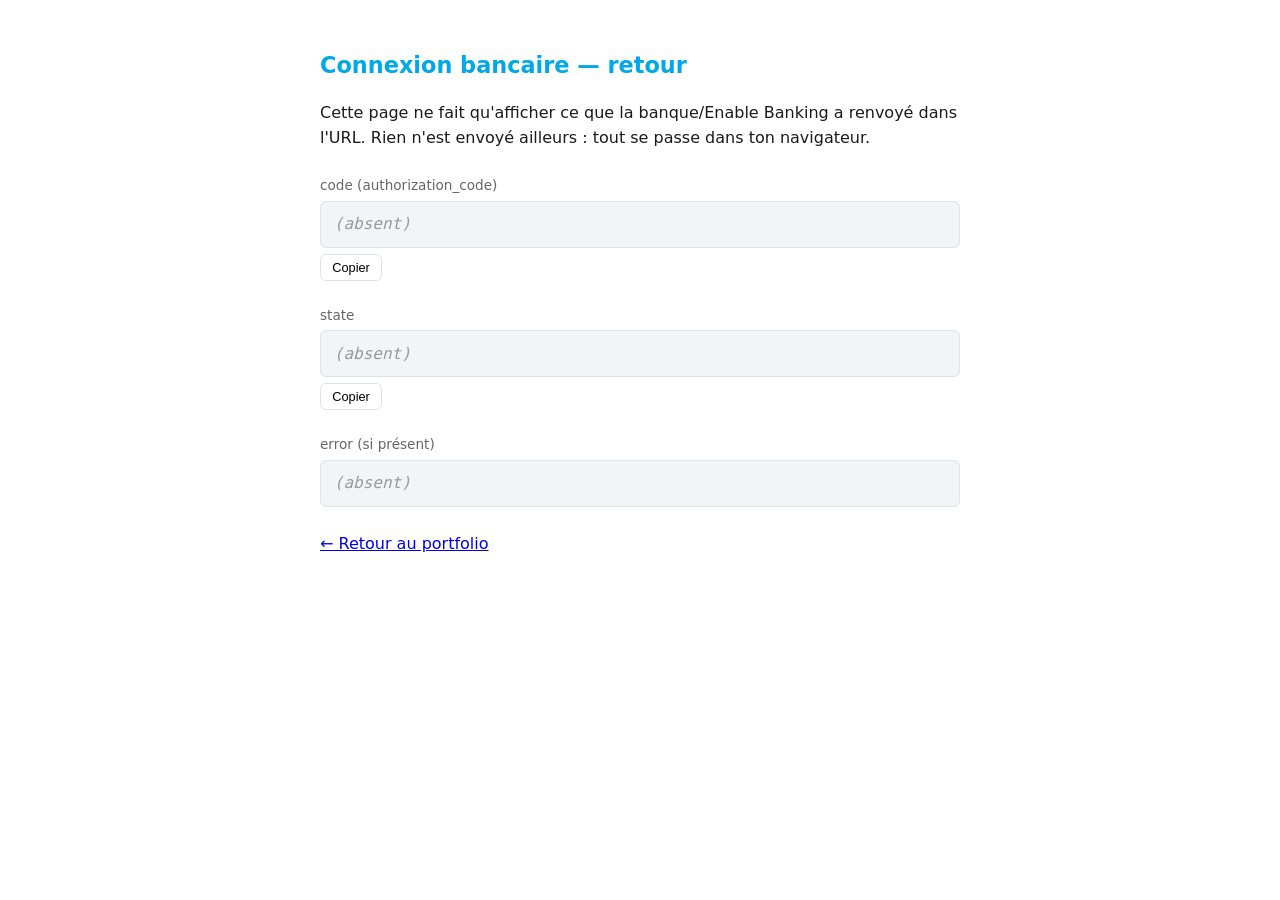
<file: open-banking/callback.html>
<!DOCTYPE html>
<html lang="fr">
<head>
<meta charset="utf-8">
<meta name="viewport" content="width=device-width, initial-scale=1">
<title>Callback — dashboard-perso</title>
<meta name="robots" content="noindex, nofollow">
<style>
  body { font-family: system-ui, sans-serif; max-width: 640px; margin: 3rem auto; padding: 0 1.5rem; line-height: 1.6; color: #1a1a1a; }
  h1 { color: #00a8e8; font-size: 1.4rem; }
  .row { margin: 1.5rem 0; }
  label { display: block; font-size: 0.85rem; color: #666; margin-bottom: 0.25rem; }
  .value { font-family: ui-monospace, monospace; background: #f2f4f6; border: 1px solid #dde3e7; border-radius: 6px; padding: 0.6rem 0.8rem; word-break: break-all; }
  button { margin-top: 0.4rem; font-size: 0.8rem; padding: 0.3rem 0.7rem; border-radius: 6px; border: 1px solid #dde3e7; background: #fff; cursor: pointer; }
  button:hover { background: #eef2f4; }
  .empty { color: #999; font-style: italic; }
</style>
</head>
<body>
<h1>Connexion bancaire — retour</h1>
<p>Cette page ne fait qu'afficher ce que la banque/Enable Banking a renvoyé dans l'URL. Rien n'est envoyé ailleurs : tout se passe dans ton navigateur.</p>

<div class="row">
  <label>code (authorization_code)</label>
  <div class="value" id="code">—</div>
  <button onclick="copyField('code')">Copier</button>
</div>

<div class="row">
  <label>state</label>
  <div class="value" id="state">—</div>
  <button onclick="copyField('state')">Copier</button>
</div>

<div class="row">
  <label>error (si présent)</label>
  <div class="value" id="error">—</div>
</div>

<script>
  const params = new URLSearchParams(window.location.search);
  const set = (id, key) => {
    const el = document.getElementById(id);
    const val = params.get(key);
    if (val) { el.textContent = val; }
    else { el.textContent = "(absent)"; el.classList.add("empty"); }
  };
  set("code", "code");
  set("state", "state");
  set("error", "error");

  function copyField(id) {
    const text = document.getElementById(id).textContent;
    navigator.clipboard.writeText(text);
  }
</script>

<p><a href="/">← Retour au portfolio</a></p>
</body>
</html>
</file>
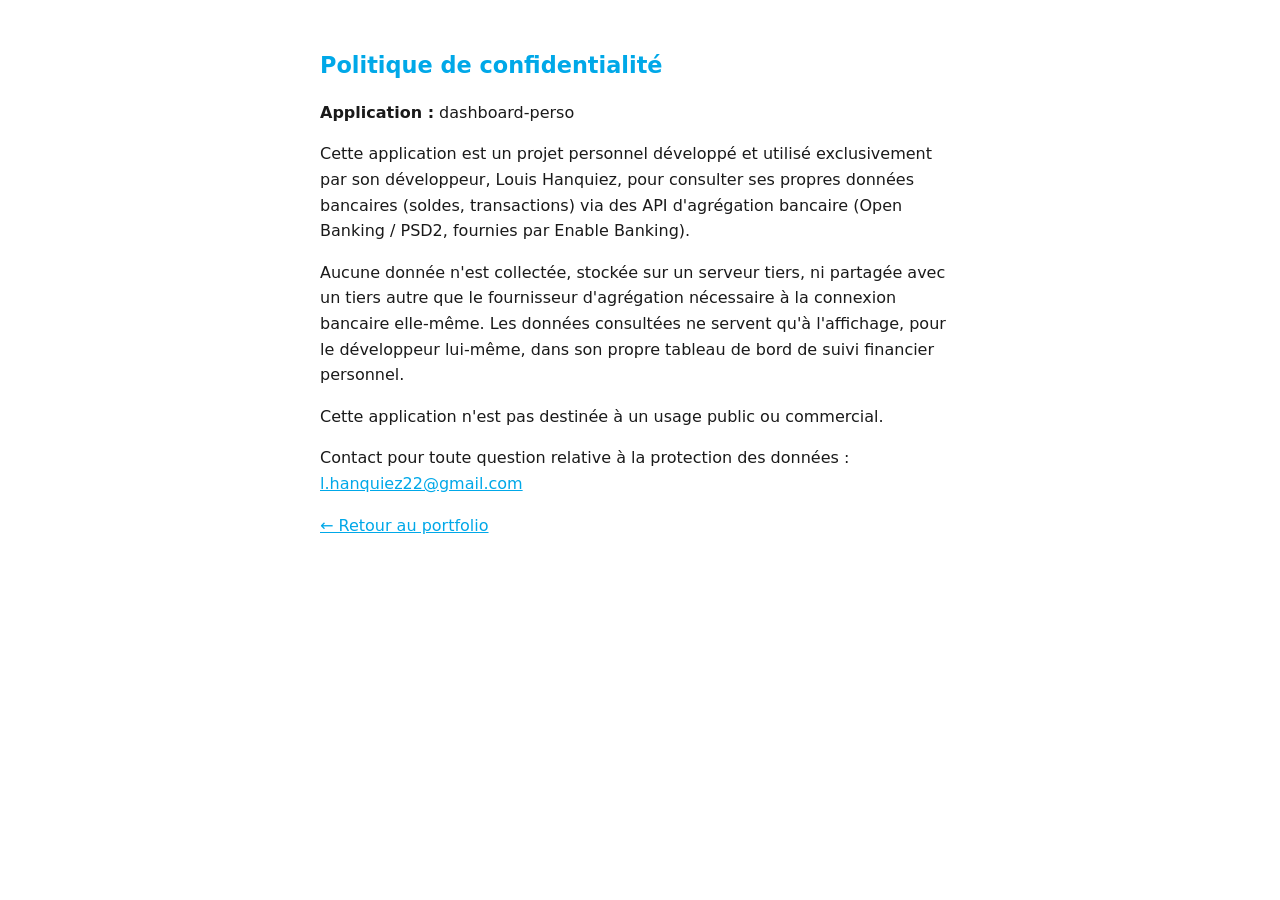
<file: open-banking/privacy.html>
<!DOCTYPE html>
<html lang="fr">
<head>
<meta charset="utf-8">
<meta name="viewport" content="width=device-width, initial-scale=1">
<title>Politique de confidentialité — dashboard-perso</title>
<meta name="robots" content="noindex, nofollow">
<style>
  body { font-family: system-ui, sans-serif; max-width: 640px; margin: 3rem auto; padding: 0 1.5rem; line-height: 1.6; color: #1a1a1a; }
  h1 { color: #00a8e8; font-size: 1.4rem; }
  a { color: #00a8e8; }
</style>
</head>
<body>
<h1>Politique de confidentialité</h1>
<p><strong>Application :</strong> dashboard-perso</p>
<p>Cette application est un projet personnel développé et utilisé exclusivement par son développeur, Louis Hanquiez, pour consulter ses propres données bancaires (soldes, transactions) via des API d'agrégation bancaire (Open Banking / PSD2, fournies par Enable Banking).</p>
<p>Aucune donnée n'est collectée, stockée sur un serveur tiers, ni partagée avec un tiers autre que le fournisseur d'agrégation nécessaire à la connexion bancaire elle-même. Les données consultées ne servent qu'à l'affichage, pour le développeur lui-même, dans son propre tableau de bord de suivi financier personnel.</p>
<p>Cette application n'est pas destinée à un usage public ou commercial.</p>
<p>Contact pour toute question relative à la protection des données : <a href="mailto:l.hanquiez22@gmail.com">l.hanquiez22@gmail.com</a></p>
<p><a href="/">← Retour au portfolio</a></p>
</body>
</html>
</file>
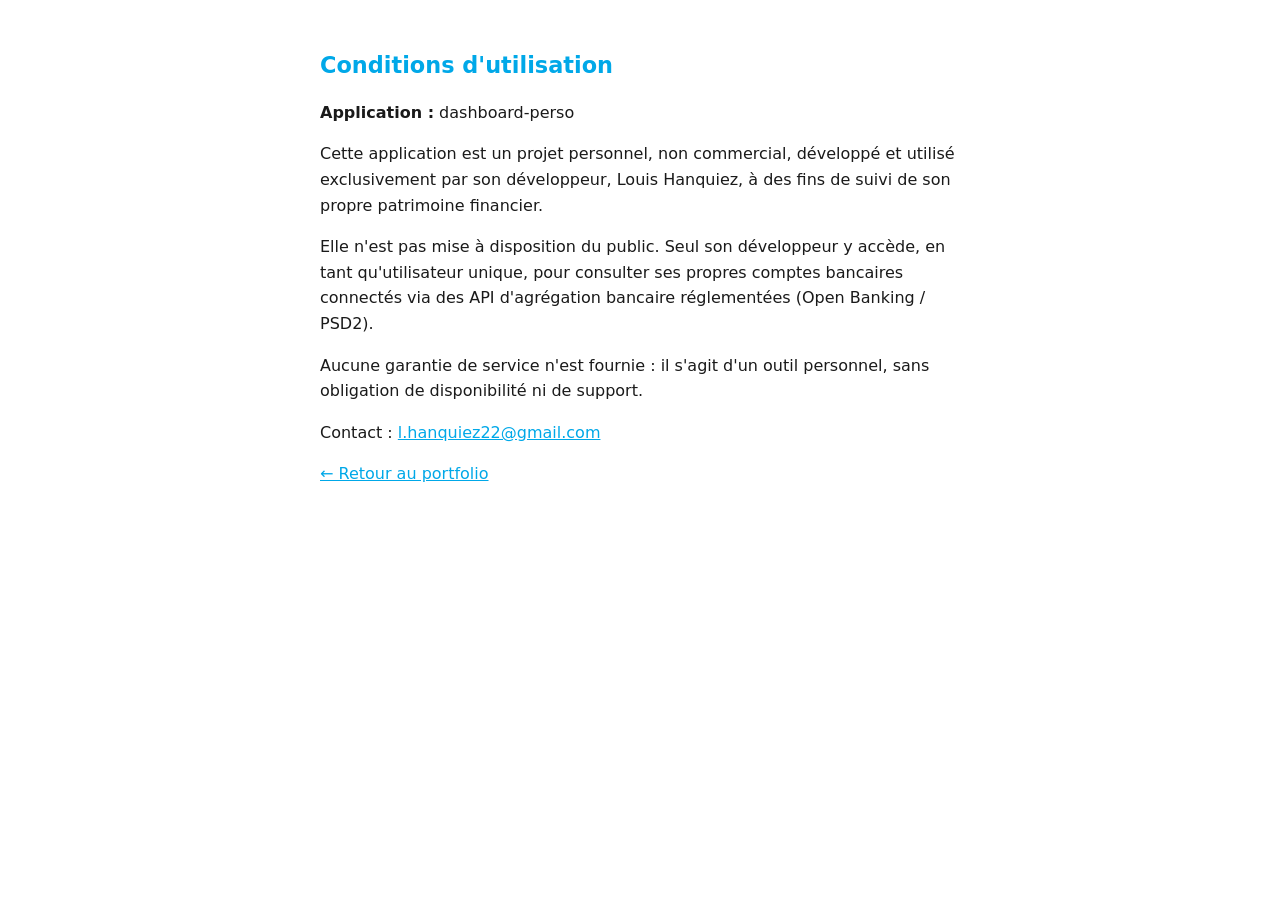
<file: open-banking/terms.html>
<!DOCTYPE html>
<html lang="fr">
<head>
<meta charset="utf-8">
<meta name="viewport" content="width=device-width, initial-scale=1">
<title>Conditions d'utilisation — dashboard-perso</title>
<meta name="robots" content="noindex, nofollow">
<style>
  body { font-family: system-ui, sans-serif; max-width: 640px; margin: 3rem auto; padding: 0 1.5rem; line-height: 1.6; color: #1a1a1a; }
  h1 { color: #00a8e8; font-size: 1.4rem; }
  a { color: #00a8e8; }
</style>
</head>
<body>
<h1>Conditions d'utilisation</h1>
<p><strong>Application :</strong> dashboard-perso</p>
<p>Cette application est un projet personnel, non commercial, développé et utilisé exclusivement par son développeur, Louis Hanquiez, à des fins de suivi de son propre patrimoine financier.</p>
<p>Elle n'est pas mise à disposition du public. Seul son développeur y accède, en tant qu'utilisateur unique, pour consulter ses propres comptes bancaires connectés via des API d'agrégation bancaire réglementées (Open Banking / PSD2).</p>
<p>Aucune garantie de service n'est fournie : il s'agit d'un outil personnel, sans obligation de disponibilité ni de support.</p>
<p>Contact : <a href="mailto:l.hanquiez22@gmail.com">l.hanquiez22@gmail.com</a></p>
<p><a href="/">← Retour au portfolio</a></p>
</body>
</html>
</file>
<file: kit/kit.css>
/* ============================================================
   KIT — l'ADN visuel commun à toutes mes pages.

   Une page = un lien :
     <link rel="stylesheet" href="/kit/kit.css">

   Convention : tout ce qui vient d'ici est préfixé `k-`. Ce qui est
   propre à une page reste dans sa propre feuille, jamais ici.
   ============================================================ */

:root{
  /* ---- Châssis ---- */
  --k-bg-top:     #fbfdfe;
  --k-bg-mid:     #eef4f7;
  --k-bg-bot:     #dae6ec;
  --k-frame:      #dfe6ea;
  --k-frame-edge: #c2ccd3;

  /* ---- Encre ---- */
  --k-ink:        #66757e;
  --k-ink-strong: #54646d;
  --k-ink-soft:   #96a4ac;

  /* ---- Bleu Wii ---- */
  --k-blue:       #23b6ee;
  --k-blue-soft:  #8ddcf7;
  --k-blue-pale:  #e9f7fd;
  --k-blue-deep:  #1793c4;

  /* ---- Sémantique ---- */
  --k-good:       #4a9d4a;
  --k-warn:       #d98324;
  --k-bad:        #d64b3f;

  /* ---- Métriques ---- */
  --k-radius:     clamp(9px, 1.1vw, 15px);
  --k-radius-sm:  8px;
  --k-gap:        clamp(12px, 1.6vw, 22px);
  --k-pad:        clamp(16px, 3.5vw, 44px);

  /* ---- Ombres ---- */
  --k-lift:       0 2px 5px rgba(80,105,120,.16);
  --k-lift-hi:    0 6px 16px rgba(40,110,145,.22);

  --k-font: "Trebuchet MS", "Segoe UI", Tahoma, Verdana, sans-serif;
}

/* ============================================================
   Base
   ============================================================ */

*,
*::before,
*::after{ box-sizing: border-box; }

html, body{ height: 100%; }

body{
  margin: 0;
  font-family: var(--k-font);
  color: var(--k-ink);
  background: var(--k-bg-mid);
  -webkit-font-smoothing: antialiased;
}

/* Le fond caractéristique : dégradé de châssis + fine trame. */
.k-screen{
  position: relative;
  min-height: 100dvh;
  display: flex;
  flex-direction: column;
  background:
    radial-gradient(120% 80% at 50% 0%, #ffffff 0%, rgba(255,255,255,0) 60%),
    linear-gradient(180deg, var(--k-bg-top) 0%, var(--k-bg-mid) 55%, var(--k-bg-bot) 100%);
  background-attachment: fixed;
}

.k-screen::before{
  content: "";
  position: fixed;
  inset: 0;
  z-index: 0;
  pointer-events: none;
  opacity: .7;
  background: repeating-linear-gradient(
    180deg,
    rgba(255,255,255,.55) 0px,
    rgba(255,255,255,.55) 1px,
    rgba(150,170,180,.05) 1px,
    rgba(150,170,180,.05) 3px
  );
}

/* Visible des lecteurs d'écran et des moteurs, invisible à l'œil. */
.k-sr-only{
  position: absolute;
  width: 1px;
  height: 1px;
  margin: -1px;
  padding: 0;
  overflow: hidden;
  clip-path: inset(50%);
  white-space: nowrap;
  border: 0;
}

/* ============================================================
   Mise en page — c'est elle qui fait que deux pages sans rapport
   se ressemblent quand même.
   ============================================================ */

.k-header,
.k-main,
.k-footer{ position: relative; z-index: 1; }

.k-header{
  padding: clamp(22px, 4vh, 46px) var(--k-pad) clamp(14px, 2vh, 24px);
  max-width: 1100px;
  width: 100%;
  margin: 0 auto;
}

.k-title{
  margin: 0;
  font-size: clamp(26px, 4vw, 44px);
  font-weight: 700;
  line-height: 1.12;
  color: var(--k-ink-strong);
  text-shadow: 0 1px 0 rgba(255,255,255,.9);
}

.k-lede{
  margin: .5em 0 0;
  max-width: 60ch;
  font-size: clamp(14px, 1.4vw, 18px);
  line-height: 1.55;
  color: var(--k-ink-soft);
}

.k-main{
  flex: 1 1 auto;
  width: 100%;
  max-width: 1100px;
  margin: 0 auto;
  padding: 0 var(--k-pad) clamp(28px, 5vh, 60px);
}

/* Barre de filtres / d'actions, juste sous le titre. */
.k-bar{
  display: flex;
  flex-wrap: wrap;
  align-items: center;
  gap: var(--k-gap);
  margin-bottom: clamp(16px, 2.4vh, 26px);
}

.k-bar__spacer{ flex: 1 1 auto; }

/* Le pied de page reprend la courbe bleue du menu. */
.k-footer{
  flex: 0 0 auto;
  margin-top: auto;
  padding: clamp(18px, 3vh, 30px) var(--k-pad);
  text-align: center;
  font-size: clamp(12px, 1.2vw, 14px);
  color: #7b8992;
  background: linear-gradient(180deg, #f2fbfe 0%, var(--k-blue-pale) 40%, #d3ecf8 100%);
  border-top: 2px solid var(--k-blue-soft);
  border-radius: 50% 50% 0 0 / clamp(20px, 3.5vh, 40px) clamp(20px, 3.5vh, 40px) 0 0;
}

.k-footer a{ color: #4a8ba5; }

/* ============================================================
   Composants
   ============================================================ */

/* ---- Boutons ---- */

.k-btn{
  display: inline-flex;
  align-items: center;
  justify-content: center;
  gap: .5em;
  appearance: none;
  border: 0;
  font: inherit;
  font-weight: 700;
  font-size: clamp(13px, 1.3vw, 16px);
  text-decoration: none;
  white-space: nowrap;
  cursor: pointer;
  border-radius: 999px;
  padding: .6em 1.5em;
  color: var(--k-ink);
  background: linear-gradient(180deg, #ffffff 0%, #f0f6f9 55%, #dceaf1 100%);
  box-shadow:
    0 0 0 1px #c4d2da,
    inset 0 2px 0 rgba(255,255,255,.95),
    0 3px 8px rgba(50,95,120,.16);
  transition: transform .14s ease, box-shadow .14s ease;
}

.k-btn--primary{
  color: #fff;
  text-shadow: 0 1px 1px rgba(0,60,90,.35);
  background: linear-gradient(180deg, #5fd0f6 0%, var(--k-blue) 52%, var(--k-blue-deep) 100%);
  box-shadow:
    0 0 0 1px #1b9bcd,
    inset 0 2px 0 rgba(255,255,255,.45),
    0 4px 11px rgba(30,120,160,.32);
}

.k-btn:hover{
  transform: translateY(-2px) scale(1.03);
  box-shadow:
    0 0 0 1px var(--k-blue-soft),
    0 0 0 4px rgba(35,182,238,.20),
    var(--k-lift-hi);
}

.k-btn:active{ transform: translateY(0) scale(.98); }
.k-btn:focus{ outline: none; }
.k-btn:focus-visible{ outline: 2px solid var(--k-blue); outline-offset: 3px; }
.k-btn[disabled]{ opacity: .5; pointer-events: none; }

/* ---- Champs ---- */

.k-field{
  display: inline-flex;
  flex-direction: column;
  gap: .35em;
  min-width: 0;
}

.k-label{
  font-size: 12px;
  font-weight: 700;
  letter-spacing: .02em;
  color: var(--k-ink-soft);
}

.k-input,
.k-select{
  font: inherit;
  font-size: clamp(13px, 1.3vw, 16px);
  color: var(--k-ink-strong);
  padding: .55em .9em;
  border: 0;
  border-radius: 999px;
  background: #fff;
  box-shadow: 0 0 0 1px var(--k-frame-edge), inset 0 1px 3px rgba(80,105,120,.10);
  transition: box-shadow .14s ease;
}

.k-input:focus,
.k-select:focus{
  outline: none;
  box-shadow: 0 0 0 1px var(--k-blue-soft), 0 0 0 4px rgba(35,182,238,.20);
}

/* ---- Case à cocher ---- */

.k-check{
  display: inline-flex;
  align-items: center;
  gap: 10px;
  font-size: clamp(13px, 1.3vw, 15px);
  color: var(--k-ink-strong);
  cursor: pointer;
}

.k-check input{
  width: 18px;
  height: 18px;
  margin: 0;
  flex: 0 0 auto;
  accent-color: var(--k-blue);
}

.k-check input:focus-visible{
  outline: 2px solid var(--k-blue);
  outline-offset: 2px;
}

/* ---- Carte ---- */

.k-card{
  position: relative;
  padding: clamp(14px, 2vw, 22px);
  border-radius: var(--k-radius);
  background: #fff;
  box-shadow:
    inset 0 1px 0 rgba(255,255,255,.95),
    0 0 0 1px var(--k-frame-edge),
    var(--k-lift);
}

.k-card__title{
  margin: 0 0 .35em;
  font-size: clamp(15px, 1.6vw, 19px);
  font-weight: 700;
  color: var(--k-ink-strong);
}

.k-grid{
  display: grid;
  grid-template-columns: repeat(auto-fill, minmax(clamp(220px, 30vw, 300px), 1fr));
  gap: var(--k-gap);
}

/* ---- Puces ---- */

.k-chips{
  display: flex;
  flex-wrap: wrap;
  gap: 8px;
  margin: 0;
  padding: 0;
  list-style: none;
}

.k-chip{
  display: inline-block;
  padding: .32em .85em;
  border-radius: 999px;
  font-size: clamp(11px, 1.05vw, 14px);
  color: #40788e;
  background: var(--k-blue-pale);
  box-shadow: inset 0 0 0 1px var(--k-blue-soft);
}

.k-chip--good{ color: #2f7a2f; background: #eaf7ea; box-shadow: inset 0 0 0 1px #b6e0b6; }
.k-chip--warn{ color: #96601a; background: #fdf3e4; box-shadow: inset 0 0 0 1px #f0d2a3; }
.k-chip--bad{  color: #9c352c; background: #fdeceb; box-shadow: inset 0 0 0 1px #f2b8b3; }

/* ---- Tableau de résultats ---- */

/* Un tableau large doit défiler dans sa boîte, jamais la page. */
.k-table-wrap{
  overflow-x: auto;
  border-radius: var(--k-radius);
  box-shadow: 0 0 0 1px var(--k-frame-edge), var(--k-lift);
  background: #fff;
}

.k-table{
  width: 100%;
  border-collapse: collapse;
  font-size: clamp(13px, 1.3vw, 15px);
}

.k-table th,
.k-table td{
  padding: .75em 1em;
  text-align: left;
  white-space: nowrap;
}

.k-table thead th{
  position: sticky;
  top: 0;
  font-size: 12px;
  font-weight: 700;
  letter-spacing: .03em;
  text-transform: uppercase;
  color: #5b8ea3;
  background: var(--k-blue-pale);
  box-shadow: inset 0 -1px 0 var(--k-blue-soft);
}

.k-table tbody tr + tr td{ border-top: 1px solid #e7edf0; }
.k-table tbody tr:hover td{ background: #f6fbfd; }

/* `.k-table th` porte déjà `text-align: left` : il faut au moins autant
   de spécificité pour le contrer, d'où les sélecteurs qualifiés. */
.k-table th.k-table__num,
.k-table td.k-table__num{
  text-align: right;
  font-variant-numeric: tabular-nums;
}

/* ============================================================
   États — les trois pages en ont besoin, autant les fixer ici.
   ============================================================ */

.k-state{
  display: flex;
  flex-direction: column;
  align-items: center;
  justify-content: center;
  gap: .8em;
  /* Assez généreux seul au milieu d'une page, sans devenir absurde
     quand l'état est imbriqué dans une carte qui a déjà son padding. */
  padding: clamp(26px, 5vh, 54px) var(--k-pad);
  text-align: center;
  color: var(--k-ink-soft);
}

.k-state__title{
  font-size: clamp(16px, 1.8vw, 21px);
  font-weight: 700;
  color: var(--k-ink);
}

.k-state--error .k-state__title{ color: var(--k-bad); }

/* Posé dans une carte, l'état n'a pas besoin de sa marge pleine page :
   la carte apporte déjà la sienne. */
.k-card > .k-state{
  padding: clamp(6px, 1.4vh, 16px) 0;
}

/* Anneau de chargement, dans le bleu de la maison. */
.k-spinner{
  width: 38px;
  height: 38px;
  border-radius: 50%;
  border: 4px solid var(--k-blue-pale);
  border-top-color: var(--k-blue);
  animation: k-spin .8s linear infinite;
}

@keyframes k-spin{ to{ transform: rotate(360deg); } }

/* ============================================================
   Adaptations
   ============================================================ */

@media (max-width: 560px){
  .k-bar{ gap: 10px; }
  .k-field{ flex: 1 1 100%; }
  .k-input,
  .k-select{ width: 100%; }
}

@media (prefers-reduced-motion: reduce){
  *,
  *::before,
  *::after{
    transition-duration: .01ms !important;
    animation-duration: .01ms !important;
    animation-iteration-count: 1 !important;
  }
}
</file>
<file: css/style.css>
/* ============================================================
   Menu Wii — feuille de style

   Les couleurs, la typo et les rayons viennent de kit/kit.css, charge
   avant celle-ci. On ne garde ici que ce qui est propre au menu : la
   grille de chaînes, le curseur Wiimote, l'écran de présentation.
   ============================================================ */

:root{
  /* Métriques propres au menu. Les jetons partagés (--k-*) sont
     définis par le kit, ne pas les redéfinir ici. */
  --dock-h: clamp(132px, 19dvh, 176px);
  --gap:    clamp(8px, 1.1vw, 17px);
  --label:  clamp(15px, 1.9vh, 21px);

  /* Les deux flèches de pagination et leurs gouttières encadrent la
     grille : cette place doit être retirée avant de dimensionner les
     tuiles, sinon les flèches sortent de l'écran. */
  --pager:      clamp(26px, 3.4vw, 44px);
  --pager-gap:  clamp(4px, 1.4vw, 22px);
  --pager-room: calc(2 * (var(--pager) + var(--pager-gap)));

  /* Largeur d'une chaîne : la plus petite contrainte entre
     la place horizontale et la place verticale disponibles. */
  --grid-w:  min(1060px, 88vw);
  /* 70px = padding du stage + hauteur des pastilles de page */
  --stage-h: calc(100dvh - var(--dock-h) - 70px);
  --tile: min(
    calc((var(--grid-w) - 3 * var(--gap)) / 4),
    calc((var(--stage-h) - 2 * var(--gap) - 3 * var(--label)) / 3 * 4 / 3)
  );
}

.noscript-note{
  max-width: 40ch;
  margin: 0 auto 18px;
  text-align: center;
  font-size: 15px;
  line-height: 1.5;
  color: var(--k-ink);
}

/* Le menu tient dans un écran : rien ne défile jamais. Le reste des
   règles de base vient du kit. */
body{ overflow: hidden; }

/* Curseur Wiimote actif : on masque le pointeur système */
body.pointer-wii,
body.pointer-wii *{ cursor: none !important; }

/* Volontairement PAS .k-screen : celui du kit est prévu pour une page
   qui défile (min-height, fond fixe, trame en position fixed), ce qui
   déforme un menu qui doit tenir dans exactement un écran. Seules les
   couleurs sont partagées. */
.screen{
  position: relative;
  display: flex;
  flex-direction: column;
  height: 100dvh;
  background:
    radial-gradient(120% 80% at 50% 0%, #ffffff 0%, rgba(255,255,255,0) 60%),
    linear-gradient(180deg, var(--k-bg-top) 0%, var(--k-bg-mid) 55%, var(--k-bg-bot) 100%);
}

/* Fine trame horizontale caractéristique du menu */
.screen::before{
  content: "";
  position: absolute;
  inset: 0;
  pointer-events: none;
  background: repeating-linear-gradient(
    180deg,
    rgba(255,255,255,.55) 0px,
    rgba(255,255,255,.55) 1px,
    rgba(150,170,180,.05) 1px,
    rgba(150,170,180,.05) 3px
  );
  opacity: .7;
}

/* ============================================================
   Zone haute : grille des chaînes
   ============================================================ */

.stage{
  position: relative;
  z-index: 1;
  flex: 1 1 auto;
  min-height: 0;
  display: flex;
  flex-direction: column;
  align-items: center;
  justify-content: center;
  padding: 18px 0 6px;
}

.stage-inner{
  display: flex;
  align-items: center;
  justify-content: center;
  gap: var(--pager-gap);
  width: 100%;
}

.grid-wrap{
  flex: 0 1 auto;
  min-width: 0;
}

.grid{
  display: grid;
  grid-template-columns: repeat(4, var(--tile));
  gap: var(--gap);
  justify-content: center;
  margin: 0;
  padding: 0;
  list-style: none;
  transition: opacity .16s ease, transform .16s ease;
}

.grid.is-turning{ opacity: 0; }
.grid.turn-left{  transform: translateX(-26px); }
.grid.turn-right{ transform: translateX(26px); }

.cell{ min-width: 0; }

/* ---- Une chaîne ---- */

.chan{
  display: block;
  width: 100%;
  padding: 0;
  border: 0;
  background: none;
  font: inherit;
  color: inherit;
  text-align: center;
  -webkit-tap-highlight-color: transparent;
}

.chan-face{
  position: relative;
  display: block;
  aspect-ratio: 4 / 3;
  border-radius: var(--k-radius);
  background: var(--k-frame);
  padding: clamp(3px, .45vw, 6px);
  box-shadow:
    inset 0 1px 0 rgba(255,255,255,.95),
    inset 0 -1px 0 rgba(0,0,0,.06),
    0 0 0 1px var(--k-frame-edge),
    0 2px 5px rgba(80,105,120,.16);
  transition: transform .16s cubic-bezier(.2,.9,.3,1.2),
              box-shadow .16s ease;
}

.chan-art{
  position: relative;
  display: block;
  width: 100%;
  height: 100%;
  overflow: hidden;
  border-radius: calc(var(--k-radius) - 5px);
  background-color: var(--c, #8fa3ad); /* repli si color-mix() absent */
  background-image: linear-gradient(155deg,
      color-mix(in srgb, var(--c, #8fa3ad) 78%, white 22%) 0%,
      var(--c, #8fa3ad) 55%,
      color-mix(in srgb, var(--c, #8fa3ad) 74%, black 26%) 100%);
  box-shadow: inset 0 0 0 1px rgba(0,0,0,.14);
}

.chan-art img{
  position: absolute;
  inset: 0;
  width: 100%;
  height: 100%;
  object-fit: cover;
  display: block;
}

.chan-art.no-image img{ display: none; }

/* Reflet vitré par-dessus la vignette */
.chan-art::after{
  content: "";
  position: absolute;
  inset: 0;
  pointer-events: none;
  background: linear-gradient(
    180deg,
    rgba(255,255,255,.42) 0%,
    rgba(255,255,255,.10) 42%,
    rgba(255,255,255,0)   58%,
    rgba(0,0,0,.10)      100%);
}

.chan-fallback{
  position: absolute;
  inset: 0;
  display: none;
  flex-direction: column;
  align-items: center;
  justify-content: center;
  gap: .25em;
  padding: 8%;
  color: #fff;
  text-shadow: 0 1px 3px rgba(0,0,0,.4);
}

.chan-art.no-image .chan-fallback{ display: flex; }

.chan-fallback b{
  font-size: clamp(12px, calc(var(--tile) * .125), 26px);
  font-weight: 700;
  line-height: 1.12;
  letter-spacing: .01em;
}

.chan-fallback i{
  font-style: normal;
  font-size: clamp(9px, calc(var(--tile) * .072), 15px);
  opacity: .85;
}

.chan-label{
  display: block;
  height: var(--label);
  line-height: var(--label);
  padding: 0 2px;
  font-size: clamp(10px, calc(var(--tile) * .085), 15px);
  color: var(--k-ink);
  white-space: nowrap;
  overflow: hidden;
  text-overflow: ellipsis;
}

/* Survol / focus */
.chan:hover  .chan-face,
.chan:focus-visible .chan-face{
  transform: translateY(-3px) scale(1.045);
  box-shadow:
    inset 0 1px 0 rgba(255,255,255,.95),
    0 0 0 1px var(--k-blue-soft),
    0 0 0 4px rgba(35,182,238,.22),
    0 8px 18px rgba(40,110,145,.24);
}

.chan:focus{ outline: none; }

.chan:focus-visible .chan-face{
  outline: 2px solid var(--k-blue);
  outline-offset: 4px;
}

.chan:active .chan-face{
  transform: translateY(-1px) scale(.99);
}

/* ---- Emplacement vide ---- */

.cell--empty .chan-face{
  background: linear-gradient(180deg, #eaeff2, #dde5e9);
  box-shadow:
    inset 0 1px 0 rgba(255,255,255,.9),
    0 0 0 1px #cdd6dc,
    0 1px 3px rgba(90,115,130,.10);
}

.slot-face{
  position: relative;
  display: block;
  width: 100%;
  height: 100%;
  border-radius: calc(var(--k-radius) - 5px);
  background:
    repeating-linear-gradient(90deg, rgba(255,255,255,.75) 0 1px, rgba(0,0,0,0) 1px 5px),
    repeating-linear-gradient(0deg,  rgba(255,255,255,.75) 0 1px, rgba(0,0,0,0) 1px 5px),
    linear-gradient(180deg, #e3eaee, #d6dfe4);
  box-shadow: inset 0 0 0 1px rgba(0,0,0,.06);
  display: flex;
  align-items: center;
  justify-content: center;
}

.slot-face .wii-mark{
  font-weight: 700;
  font-size: clamp(11px, calc(var(--tile) * .17), 30px);
  letter-spacing: .02em;
  color: rgba(255,255,255,.9);
  text-shadow: 0 1px 0 rgba(150,168,178,.55);
}

/* La place reste réservée pour que toutes les cases gardent la même
   hauteur, qu'elles aient une bannière ou non. */
.chan.has-banner .chan-label{ visibility: hidden; }

.cell--empty .chan{ pointer-events: none; }
.cell--empty .chan-label{ visibility: hidden; }

/* ---- Flèches de pagination ---- */

.pager{
  flex: 0 0 auto;
  width: var(--pager);
  height: clamp(72px, 13vh, 132px);
  display: grid;
  place-items: center;
  padding: 0;
  border: 0;
  border-radius: 999px;
  color: var(--k-blue);
  background: linear-gradient(180deg, #ffffff, #e8f3f8);
  box-shadow:
    0 0 0 1px #c9d8e0,
    inset 0 1px 0 #fff,
    0 2px 6px rgba(70,105,125,.16);
  transition: transform .14s ease, box-shadow .14s ease, opacity .14s ease;
}

.pager svg{ width: 45%; height: auto; }

.pager:hover:not(:disabled){
  transform: scale(1.07);
  box-shadow:
    0 0 0 1px var(--k-blue-soft),
    0 0 0 4px rgba(35,182,238,.18),
    0 4px 10px rgba(40,110,145,.2);
}

.pager:active:not(:disabled){ transform: scale(.97); }

.pager:disabled{
  opacity: 0;
  pointer-events: none;
}

.pager[hidden]{ display: none; }

/* ---- Pastilles de page ---- */

.dots{
  display: flex;
  gap: 7px;
  height: 18px;
  align-items: center;
  margin-top: 10px;
}

.dots span{
  width: 8px;
  height: 8px;
  border-radius: 50%;
  background: #c6d2d9;
  box-shadow: inset 0 1px 0 rgba(255,255,255,.7);
  transition: background .18s ease, transform .18s ease;
}

.dots span.on{
  background: var(--k-blue);
  transform: scale(1.25);
}

/* ============================================================
   Barre basse
   ============================================================ */

.dock{
  position: relative;
  z-index: 2;
  flex: 0 0 var(--dock-h);
  height: var(--dock-h);
}

/* L'arc bleu : un très large bloc au rayon elliptique énorme */
.dock-curve{
  position: absolute;
  left: -14%;
  right: -14%;
  top: 0;
  bottom: -40px;
  border-radius: 50% 50% 0 0 / clamp(34px, 6vh, 62px) clamp(34px, 6vh, 62px) 0 0;
  background: linear-gradient(180deg, #f2fbfe 0%, var(--k-blue-pale) 38%, #d3ecf8 100%);
  box-shadow:
    inset 0 3px 0 rgba(255,255,255,.9),
    0 -1px 14px rgba(30,140,185,.10);
  border-top: 2px solid var(--k-blue-soft);
}

.dock-content{
  position: relative;
  height: 100%;
  display: grid;
  grid-template-columns: 1fr auto 1fr;
  align-items: center;
  padding: 0 clamp(14px, 3.5vw, 60px);
}

/* Horloge */

/* Tous les éléments de la barre partagent la ligne 1. Sans `grid-row`
   explicite, l'auto-placement renvoie les suivants sur une 2e ligne. */
.clock{
  grid-column: 2;
  grid-row: 1;
  text-align: center;
  line-height: 1;
  padding-bottom: 4px;
}

.clock-time{
  font-size: clamp(30px, 5.6vh, 54px);
  font-weight: 400;
  letter-spacing: .02em;
  color: #5f6f78;
  text-shadow: 0 1px 0 rgba(255,255,255,.9);
}

.clock-time .ampm{
  font-size: .42em;
  margin-left: .25em;
  color: var(--k-ink-soft);
}

.clock-date{
  margin-top: clamp(4px, 1vh, 10px);
  font-size: clamp(13px, 2.2vh, 21px);
  color: #7b8992;
  text-shadow: 0 1px 0 rgba(255,255,255,.85);
}

.clock-owner{
  margin-top: clamp(5px, 1.1vh, 11px);
  font-size: clamp(10px, 1.5vh, 14px);
  letter-spacing: .04em;
  white-space: nowrap;
  color: #93a2ab;
  text-shadow: 0 1px 0 rgba(255,255,255,.8);
}

/* Boutons ronds */

.round-btn{
  --size: clamp(52px, 9.2vh, 86px);
  width: var(--size);
  height: var(--size);
  display: grid;
  place-items: center;
  padding: 0;
  border: 0;
  border-radius: 50%;
  color: var(--k-ink);
  background: linear-gradient(180deg, #ffffff 0%, #f0f6f9 52%, #dceaf1 100%);
  box-shadow:
    0 0 0 1px #c4d2da,
    inset 0 2px 0 rgba(255,255,255,.95),
    inset 0 -3px 6px rgba(120,150,165,.16),
    0 3px 8px rgba(50,95,120,.18);
  transition: transform .14s ease, box-shadow .14s ease;
}

.round-btn--left{  grid-column: 1; grid-row: 1; justify-self: start; }
.round-btn--right{ grid-column: 3; grid-row: 1; justify-self: end; }

.round-btn:hover{
  transform: scale(1.06);
  box-shadow:
    0 0 0 1px var(--k-blue-soft),
    0 0 0 5px rgba(35,182,238,.18),
    inset 0 2px 0 rgba(255,255,255,.95),
    0 5px 12px rgba(50,95,120,.22);
}

.round-btn:active{ transform: scale(.96); }

.round-btn:focus{ outline: none; }
.round-btn:focus-visible{ outline: 2px solid var(--k-blue); outline-offset: 4px; }

/* Le Mii remplace le logo « Wii » : portrait détouré, cadré sur la tête
   et rogné par le cercle du bouton, comme une vignette Mii Channel. */
.round-btn--mii{
  position: relative;
  overflow: hidden;
  background: linear-gradient(180deg, #ffffff 0%, #eaf5fa 58%, #cfe6f2 100%);
}

.mii{
  position: absolute;
  /* Cadrage : assez large pour que la tête reste lisible à 70px, assez
     descendu pour que la coiffure ne touche pas le bord du cercle. */
  width: 112%;
  height: auto;
  left: 50%;
  top: 5%;
  transform: translateX(-50%);
  pointer-events: none;
  transition: transform .16s cubic-bezier(.2,.9,.3,1.2);
}

/* Le Mii avance d'un cheveu au survol, comme s'il saluait. */
.round-btn--mii:hover .mii{
  transform: translateX(-50%) translateY(-3%) scale(1.05);
}

.round-btn--mii:active .mii{
  transform: translateX(-50%) translateY(0) scale(1.01);
}

.round-btn svg{
  width: 46%;
  height: 46%;
  color: #7c8b94;
}

.ico-sound-off{ display: none; }

.round-btn.is-muted .ico-sound-on{  display: none; }
.round-btn.is-muted .ico-sound-off{ display: block; }
.round-btn.is-muted svg{ color: #a9b6bd; }

/* ============================================================
   Écran de présentation d'une chaîne
   ============================================================ */

.channel-screen{
  position: fixed;
  inset: 0;
  /* Sous le calque de zoom (60) et le flash (70) : partir d'ici doit
     pouvoir recouvrir le panneau. */
  z-index: 50;
}

.channel-screen[hidden]{ display: none; }

.cs-panel{
  position: relative;
  display: flex;
  flex-direction: column;
  width: 100%;
  height: 100%;
  background:
    radial-gradient(120% 80% at 50% 0%, #ffffff 0%, rgba(255,255,255,0) 60%),
    linear-gradient(180deg, var(--k-bg-top) 0%, var(--k-bg-mid) 55%, var(--k-bg-bot) 100%);
  /* --ox / --oy sont posés en JS sur le centre de la vignette cliquée :
     le panneau grandit depuis la chaîne, comme sur la console. */
  transform-origin: var(--ox, 50%) var(--oy, 50%);
  transform: scale(.16);
  opacity: 0;
  transition: transform .36s cubic-bezier(.2,.85,.3,1), opacity .22s ease;
}

.channel-screen.on .cs-panel{
  transform: scale(1);
  opacity: 1;
}

.cs-content{
  flex: 1 1 auto;
  min-height: 0;
  overflow-y: auto;
  display: grid;
  grid-template-columns: minmax(0, 40%) minmax(0, 1fr);
  gap: clamp(18px, 3vw, 46px);
  /* `safe` : si le contenu dépasse, on retombe sur un alignement en
     haut plutôt que de rendre le début inatteignable au défilement.
     Navigateur trop ancien -> déclaration ignorée, donc `start`. */
  align-content: safe center;
  padding: clamp(20px, 4vh, 54px) clamp(20px, 5vw, 84px);
}

.cs-art{
  position: relative;
  aspect-ratio: 4 / 3;
  overflow: hidden;
  border-radius: var(--k-radius);
  background-color: var(--c, #8fa3ad);
  background-image: linear-gradient(155deg,
      color-mix(in srgb, var(--c, #8fa3ad) 78%, white 22%) 0%,
      var(--c, #8fa3ad) 55%,
      color-mix(in srgb, var(--c, #8fa3ad) 74%, black 26%) 100%);
  box-shadow: 0 0 0 1px var(--k-frame-edge), 0 6px 20px rgba(60,95,115,.20);
}

.cs-art img{
  display: block;
  width: 100%;
  height: 100%;
  object-fit: cover;
}

.cs-title{
  margin: 0;
  font-size: clamp(23px, 3.2vw, 42px);
  font-weight: 700;
  line-height: 1.15;
  color: #5f6f78;
  text-shadow: 0 1px 0 rgba(255,255,255,.9);
}

.cs-subtitle{
  margin: .35em 0 0;
  font-size: clamp(13px, 1.5vw, 19px);
  color: var(--k-ink-soft);
}

.cs-subtitle[hidden],
.cs-tech[hidden],
.cs-shots[hidden]{ display: none; }

.cs-tech{
  display: flex;
  flex-wrap: wrap;
  gap: 8px;
  margin: clamp(13px, 2vh, 22px) 0 0;
  padding: 0;
  list-style: none;
}

.cs-tech li{
  padding: .32em .85em;
  border-radius: 999px;
  font-size: clamp(11px, 1.05vw, 14px);
  color: #40788e;
  background: var(--k-blue-pale);
  box-shadow: inset 0 0 0 1px var(--k-blue-soft);
}

.cs-desc{
  margin-top: clamp(14px, 2.2vh, 24px);
  font-size: clamp(13px, 1.25vw, 17px);
  line-height: 1.62;
  color: #6b7a83;
}

.cs-desc p{ margin: 0 0 .85em; }
.cs-desc p:last-child{ margin-bottom: 0; }

.cs-shots{
  display: grid;
  grid-template-columns: repeat(auto-fit, minmax(clamp(140px, 22vw, 220px), 1fr));
  gap: 12px;
  margin-top: clamp(16px, 2.4vh, 26px);
}

.cs-shots img{
  display: block;
  width: 100%;
  border-radius: 8px;
  box-shadow: 0 0 0 1px var(--k-frame-edge), 0 3px 10px rgba(60,95,115,.16);
}

/* La barre d'actions reprend la courbe bleue du menu. */
.cs-dock{
  position: relative;
  flex: 0 0 auto;
  display: flex;
  flex-wrap: wrap;
  align-items: center;
  justify-content: center;
  gap: clamp(10px, 2vw, 26px);
  padding: clamp(14px, 2.6vh, 28px) clamp(14px, 3vw, 40px);
  background: linear-gradient(180deg, #f2fbfe 0%, var(--k-blue-pale) 40%, #d3ecf8 100%);
  border-top: 2px solid var(--k-blue-soft);
  border-radius: 50% 50% 0 0 / clamp(20px, 3.5vh, 40px) clamp(20px, 3.5vh, 40px) 0 0;
  box-shadow: 0 -1px 14px rgba(30,140,185,.10);
}

.cs-btn{
  appearance: none;
  border: 0;
  font: inherit;
  font-weight: 700;
  text-decoration: none;
  white-space: nowrap;
  border-radius: 999px;
  padding: clamp(.55em, 1.3vh, .85em) clamp(1.4em, 3vw, 2.6em);
  transition: transform .14s ease, box-shadow .14s ease;
}

.cs-btn[hidden]{ display: none; }

.cs-btn--go{
  font-size: clamp(15px, 1.7vw, 22px);
  color: #fff;
  text-shadow: 0 1px 1px rgba(0,60,90,.35);
  background: linear-gradient(180deg, #5fd0f6 0%, var(--k-blue) 52%, #1793c4 100%);
  box-shadow:
    0 0 0 1px #1b9bcd,
    inset 0 2px 0 rgba(255,255,255,.45),
    0 4px 11px rgba(30,120,160,.32);
}

.cs-btn--back,
.cs-btn--repo{
  font-size: clamp(13px, 1.3vw, 17px);
  color: #6b7a83;
  background: linear-gradient(180deg, #ffffff 0%, #f0f6f9 55%, #dceaf1 100%);
  box-shadow:
    0 0 0 1px #c4d2da,
    inset 0 2px 0 rgba(255,255,255,.95),
    0 3px 8px rgba(50,95,120,.16);
}

.cs-btn:hover{
  transform: translateY(-2px) scale(1.03);
  box-shadow:
    0 0 0 1px var(--k-blue-soft),
    0 0 0 4px rgba(35,182,238,.20),
    0 6px 14px rgba(40,110,145,.24);
}

.cs-btn:active{ transform: translateY(0) scale(.98); }
.cs-btn:focus{ outline: none; }
.cs-btn:focus-visible{ outline: 2px solid var(--k-blue); outline-offset: 3px; }

/* ============================================================
   Transition d'ouverture
   ============================================================ */

.zoom-layer{
  position: fixed;
  inset: 0;
  z-index: 60;
  pointer-events: none;
}

.zoom-layer .flyer{
  position: fixed;
  margin: 0;
  transform-origin: center center;
  will-change: transform, border-radius;
  transition:
    transform .52s cubic-bezier(.55,0,.35,1),
    border-radius .52s ease,
    box-shadow .52s ease;
}

.flash{
  position: fixed;
  inset: 0;
  z-index: 70;
  background: #fff;
  opacity: 0;
  pointer-events: none;
  transition: opacity .26s ease;
}

.flash.on{ opacity: 1; }

/* ============================================================
   Curseur Wiimote
   ============================================================ */

.wii-pointer{
  position: fixed;
  top: 0;
  left: 0;
  z-index: 100;
  width: clamp(34px, 2.9vw, 46px);
  pointer-events: none;
  will-change: transform;
  /* La main pivote autour du bout de l'index, qui reste collé
     au point visé — comme la vraie Wiimote. */
  transform-origin: 35% 2%;
  transform: translate3d(-999px, -999px, 0);
  filter: drop-shadow(0 3px 5px rgba(40,80,100,.3));
  opacity: 0;
  transition: opacity .18s ease;
}

.wii-pointer.on{ opacity: 1; }

.wii-pointer img{
  display: block;
  width: 100%;
  height: auto;
  /* Pixel art : surtout pas de lissage à l'agrandissement. */
  image-rendering: crisp-edges;
  image-rendering: pixelated;
}

/* ============================================================
   Adaptations
   ============================================================ */

/* app.js réduit le nombre de chaînes par page à ces mêmes seuils, de
   sorte qu'on reste toujours sur trois rangées : la contrainte
   verticale est donc la même qu'en grand écran (2 gouttières,
   3 étiquettes). Changer un seuil ici = le changer dans app.js. */
@media (max-width: 760px){
  :root{
    /* Marge de confort pour que les flèches ne collent pas aux bords. */
    --grid-w: calc(100vw - var(--pager-room) - 16px);
    --tile: min(
      calc((var(--grid-w) - 2 * var(--gap)) / 3),
      calc((var(--stage-h) - 2 * var(--gap) - 3 * var(--label)) / 3 * 4 / 3)
    );
  }
  .grid{ grid-template-columns: repeat(3, var(--tile)); }

  /* Plus la place pour deux colonnes : la bannière passe au-dessus. */
  .cs-content{ grid-template-columns: minmax(0, 1fr); }
  .cs-art{ max-width: 380px; }
}

@media (max-width: 460px){
  :root{
    --tile: min(
      calc((var(--grid-w) - var(--gap)) / 2),
      calc((var(--stage-h) - 2 * var(--gap) - 3 * var(--label)) / 3 * 4 / 3)
    );
  }
  .grid{ grid-template-columns: repeat(2, var(--tile)); }
}

/* Écran tactile : pas de curseur Wiimote */
@media (hover: none){
  .wii-pointer{ display: none; }
  body.pointer-wii,
  body.pointer-wii *{ cursor: auto !important; }
}

/* Le respect de prefers-reduced-motion est assuré par le kit. */
</file>
